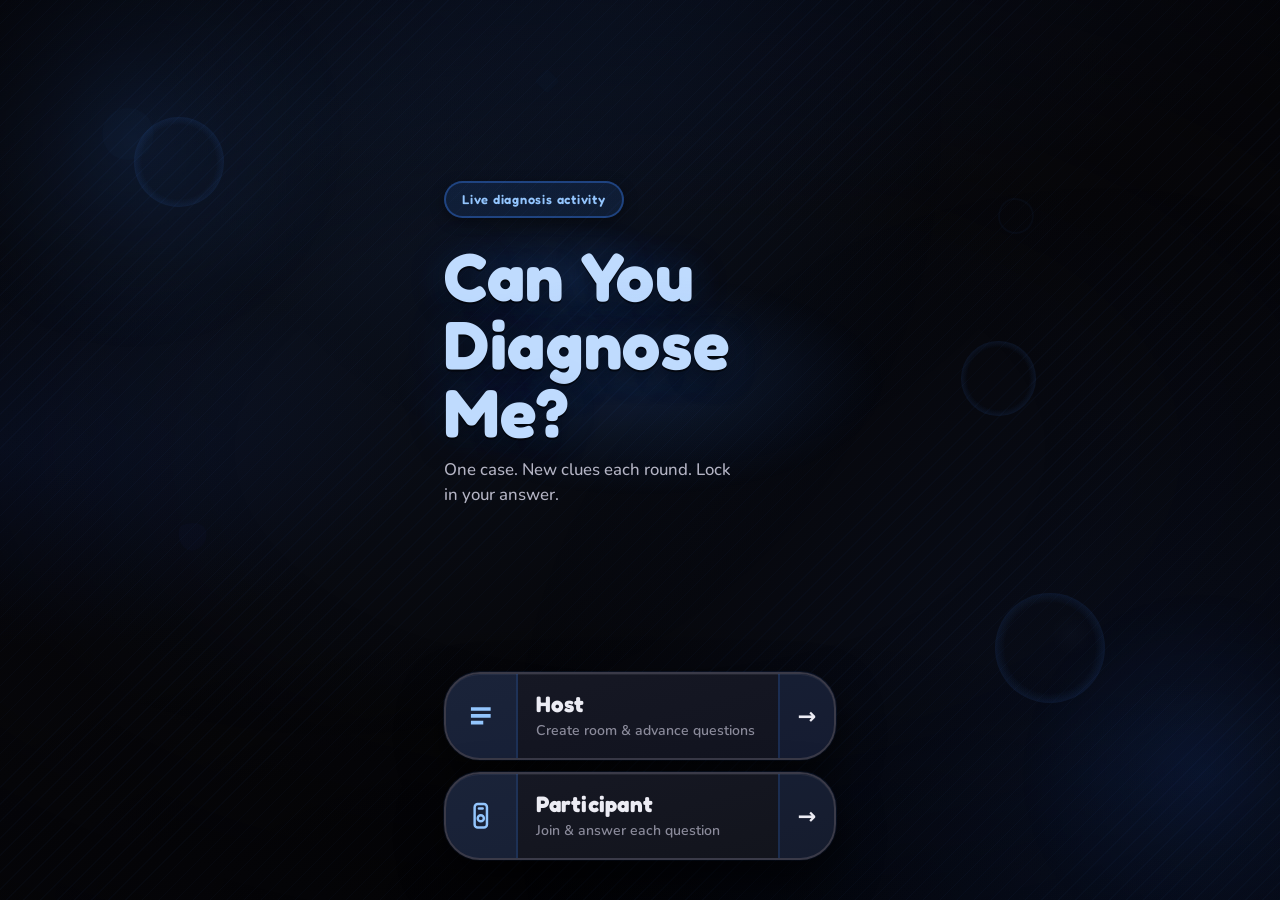
<file: index.html>
<!DOCTYPE html>
<html lang="en">
<head>
  <meta charset="UTF-8">
  <meta name="viewport" content="width=device-width, initial-scale=1.0, viewport-fit=cover">
  <title>Can You Diagnose Me?</title>
  <link rel="stylesheet" href="/css/styles.css">
</head>
<body class="page landing">
  <script src="/js/bg.js"></script>
  <main class="landing-main">
    <div class="landing-top">
      <span class="landing-logo">Live diagnosis activity</span>
      <h1 class="landing-title">
        <span class="landing-title-line"><span class="landing-title-text">Can You</span></span>
        <span class="landing-title-line"><span class="landing-title-text">Diagnose Me?</span></span>
      </h1>
      <p class="subtitle">One case. New clues each round. Lock in your answer.</p>
    </div>
    <nav class="landing-nav">
      <a class="role-card role-card-host" href="/host">
        <span class="role-card-icon" aria-hidden="true">
          <svg viewBox="0 0 24 24" fill="none" xmlns="http://www.w3.org/2000/svg">
            <path d="M4 5h16v3H4V5zm0 5.5h16v3H4v-3zm0 5.5h10v3H4v-3z" fill="currentColor"/>
          </svg>
        </span>
        <span class="role-card-body">
          <span class="role-card-title">Host</span>
          <span class="role-card-desc">Create room &amp; advance questions</span>
        </span>
        <span class="role-card-arrow" aria-hidden="true">→</span>
      </a>
      <a class="role-card role-card-play" href="/client">
        <span class="role-card-icon" aria-hidden="true">
          <svg viewBox="0 0 24 24" fill="none" xmlns="http://www.w3.org/2000/svg">
            <rect x="7" y="2.5" width="10" height="19" rx="2.5" stroke="currentColor" stroke-width="2"/>
            <path d="M10.5 6h3" stroke="currentColor" stroke-width="2" stroke-linecap="round"/>
            <circle cx="12" cy="14" r="2.5" stroke="currentColor" stroke-width="2"/>
          </svg>
        </span>
        <span class="role-card-body">
          <span class="role-card-title">Participant</span>
          <span class="role-card-desc">Join &amp; answer each question</span>
        </span>
        <span class="role-card-arrow" aria-hidden="true">→</span>
      </a>
    </nav>
  </main>
</body>
</html>
</file>
<file: css/styles.css>
@import url('https://fonts.googleapis.com/css2?family=Fredoka:wght@500;600;700&family=Nunito:wght@400;500;600;700&display=swap');

*,
*::before,
*::after {
  box-sizing: border-box;
}

:root {
  --bg: #07070a;
  --bg-raised: #101016;
  --surface: #16161e;
  --surface-hover: #1e1e28;
  --paper: #16161e;
  --paper-dark: #1e1e28;
  --ink: #ececf4;
  --ink-soft: #b4b4c4;
  --muted: #8a8a9a;
  --line: #3a3a48;
  --shadow-color: rgba(0, 0, 0, 0.65);
  --shadow: 0 10px 28px rgba(0, 0, 0, 0.5);
  --shadow-sm: 0 4px 14px rgba(0, 0, 0, 0.4);
  --shadow-lift: 0 14px 32px rgba(0, 0, 0, 0.55);
  --shadow-deep: 0 24px 56px rgba(0, 0, 0, 0.72), 0 8px 20px rgba(0, 0, 0, 0.48);
  --shadow-float: 0 20px 44px rgba(0, 0, 0, 0.62), 0 0 0 1px rgba(59, 130, 246, 0.1);
  --shadow-glow: 0 0 40px rgba(59, 130, 246, 0.12);
  --surface-glass: rgba(16, 16, 24, 0.88);
  --inset-highlight: inset 0 1px 0 rgba(255, 255, 255, 0.06);
  --inset-depth: inset 0 -3px 12px rgba(0, 0, 0, 0.42);
  --accent-light: #93c5fd;
  --accent-lighter: #bfdbfe;
  --accent: #3b82f6;
  --accent-dark: #2563eb;
  --accent-deep: #1d4ed8;
  --accent-deeper: #0a1224;
  --yellow: var(--accent-light);
  --yellow-dark: var(--accent);
  --toxic: #1d4ed8;
  --toxic-dark: #1e3a8a;
  --healthy: var(--accent-light);
  --healthy-dark: #3b82f6;
  --error: #f87171;
  --error-bg: rgba(248, 113, 113, 0.12);
  --success: var(--accent-light);
  --success-bg: rgba(59, 130, 246, 0.14);
  --on-light: var(--ink);
  --radius-sm: 14px;
  --radius: 20px;
  --radius-lg: 28px;
  --radius-xl: 36px;
  --radius-pill: 999px;
  --font-display: 'Fredoka', system-ui, sans-serif;
  --font-body: 'Nunito', system-ui, sans-serif;
  --ease-out: cubic-bezier(0.22, 1, 0.36, 1);
  --ease-bounce: cubic-bezier(0.34, 1.56, 0.64, 1);
  --dur-fast: 0.25s;
  --dur-med: 0.45s;
  --dur-slow: 0.7s;
}

/* ── Keyframes ── */

@keyframes fade-up {
  from {
    opacity: 0;
    transform: translateY(18px);
  }
  to {
    opacity: 1;
    transform: translateY(0);
  }
}

@keyframes fade-in {
  from { opacity: 0; }
  to { opacity: 1; }
}

@keyframes scale-in {
  from {
    opacity: 0;
    transform: scale(0.9);
  }
  to {
    opacity: 1;
    transform: scale(1);
  }
}

@keyframes title-enter {
  0% {
    opacity: 0;
    transform: translate3d(0, 22px, 0);
  }
  100% {
    opacity: 1;
    transform: translate3d(0, 0, 0);
  }
}

@keyframes title-float {
  0%, 100% {
    transform: translate3d(0, 0, 0);
  }
  50% {
    transform: translate3d(0, -5px, 0);
  }
}

@keyframes title-glow-halo {
  0%, 100% {
    opacity: 0.42;
    transform: translate(-50%, -50%) scale(1);
  }
  50% {
    opacity: 0.78;
    transform: translate(-50%, -50%) scale(1.06);
  }
}

@keyframes pebble-rise {
  0% {
    transform: translateY(0) translateX(0) rotate(var(--rot, 0deg));
    opacity: 0;
  }
  8% {
    opacity: var(--peak, 0.38);
  }
  88% {
    opacity: calc(var(--peak, 0.38) * 0.35);
  }
  100% {
    transform: translateY(-108vh) translateX(var(--drift, 16px)) rotate(calc(var(--rot, 0deg) + 38deg));
    opacity: 0;
  }
}

@keyframes shape-float-a {
  0%, 100% {
    transform: translate(0, 0) rotate(0deg);
  }
  25% {
    transform: translate(28px, -36px) rotate(12deg);
  }
  50% {
    transform: translate(-18px, -58px) rotate(-8deg);
  }
  75% {
    transform: translate(34px, -22px) rotate(16deg);
  }
}

@keyframes shape-float-b {
  0%, 100% {
    transform: translate(0, 0) rotate(0deg);
  }
  33% {
    transform: translate(-32px, 24px) rotate(-14deg);
  }
  66% {
    transform: translate(22px, -44px) rotate(10deg);
  }
}

@keyframes shape-float-c {
  0%, 100% {
    transform: translate(0, 0) rotate(0deg) scale(1);
  }
  40% {
    transform: translate(40px, 30px) rotate(20deg) scale(1.08);
  }
  70% {
    transform: translate(-26px, -20px) rotate(-12deg) scale(0.94);
  }
}

@keyframes shape-float-d {
  0%, 100% {
    transform: translate(0, 0) rotate(0deg);
  }
  20% {
    transform: translate(-24px, -32px) rotate(-18deg);
  }
  55% {
    transform: translate(16px, 40px) rotate(8deg);
  }
  85% {
    transform: translate(-36px, 12px) rotate(-6deg);
  }
}

@keyframes bounce-in {
  0% {
    opacity: 0;
    transform: scale(0.88);
  }
  65% {
    transform: scale(1.04);
  }
  100% {
    opacity: 1;
    transform: scale(1);
  }
}

@keyframes float-y {
  0%, 100% { transform: translateY(0); }
  50% { transform: translateY(-5px); }
}

@keyframes glow-pulse {
  0%, 100% {
    box-shadow: var(--shadow-sm);
  }
  50% {
    box-shadow: 0 0 28px rgba(59, 130, 246, 0.22), var(--shadow-sm);
  }
}

@keyframes bg-drift {
  0% { opacity: 0.55; }
  100% { opacity: 0.85; }
}

@keyframes bg-drift-alt {
  0% { opacity: 0.45; }
  50% { opacity: 0.72; }
  100% { opacity: 0.58; }
}

@keyframes bg-orbit-a {
  0%, 100% {
    transform: translate3d(0, 0, 0) scale(1);
  }
  33% {
    transform: translate3d(8vw, 5vh, 0) scale(1.08);
  }
  66% {
    transform: translate3d(3vw, 10vh, 0) scale(0.95);
  }
}

@keyframes bg-orbit-b {
  0%, 100% {
    transform: translate3d(0, 0, 0) scale(1);
  }
  40% {
    transform: translate3d(-6vw, -4vh, 0) scale(1.1);
  }
  70% {
    transform: translate3d(-2vw, -9vh, 0) scale(0.92);
  }
}

@keyframes bg-orbit-c {
  0%, 100% {
    transform: translate(-50%, 0) scale(1);
    opacity: 0.35;
  }
  50% {
    transform: translate(-42%, -6vh) scale(1.15);
    opacity: 0.55;
  }
}

@keyframes bg-mesh-spin {
  from {
    transform: rotate(0deg);
  }
  to {
    transform: rotate(360deg);
  }
}

@keyframes stripe-drift {
  from { background-position: 0 0; }
  to { background-position: 48px 48px; }
}

@keyframes stripe-breathe {
  0%, 100% { opacity: 0.045; }
  50% { opacity: 0.075; }
}

@keyframes bg-glow-pulse {
  0%, 100% { opacity: 0.68; }
  50% { opacity: 0.88; }
}

@keyframes bg-orbit-deep {
  0%, 100% {
    transform: translate(0, 0) scale(1);
  }
  50% {
    transform: translate(-4vw, 3vh) scale(1.1);
  }
}

@keyframes card-shimmer {
  from {
    transform: translateX(-120%) skewX(-12deg);
  }
  to {
    transform: translateX(220%) skewX(-12deg);
  }
}

@keyframes sound-wave {
  0%, 100% {
    opacity: 1;
    transform: scaleX(1);
  }
  50% {
    opacity: 0.3;
    transform: scaleX(0.92);
  }
}

@keyframes tap-bounce {
  0%, 100% {
    transform: translateY(0);
  }
  50% {
    transform: translateY(-3px);
  }
}

@keyframes shake {
  0%, 100% { transform: translateX(0); }
  20%, 60% { transform: translateX(-7px); }
  40%, 80% { transform: translateX(7px); }
}

@keyframes pop {
  0% { transform: scale(1); }
  45% { transform: scale(0.94); }
  100% { transform: scale(1); }
}

@keyframes wiggle {
  0%, 100% { transform: rotate(0deg); }
  25% { transform: rotate(-2deg); }
  75% { transform: rotate(2deg); }
}

@keyframes slide-arrow {
  0%, 100% { transform: translateX(0); }
  50% { transform: translateX(4px); }
}

@keyframes room-code-pop {
  0% {
    opacity: 0;
    transform: scale(0.75);
    letter-spacing: 0.4em;
  }
  100% {
    opacity: 1;
    transform: scale(1);
    letter-spacing: 0.12em;
  }
}

@keyframes bg-ripple-expand {
  0%, 22% {
    transform: scale(0.6);
    opacity: 0;
  }
  38% {
    opacity: 0.08;
  }
  58% {
    opacity: 0.06;
  }
  82% {
    opacity: 0.02;
  }
  100% {
    transform: scale(2.2);
    opacity: 0;
  }
}

@keyframes ripple-ring {
  0% {
    opacity: 0.55;
    transform: scale(0.85);
  }
  100% {
    opacity: 0;
    transform: scale(1.35);
  }
}

@keyframes spin-soft {
  from { transform: rotate(0deg); }
  to { transform: rotate(360deg); }
}

html {
  -webkit-text-size-adjust: 100%;
  text-size-adjust: 100%;
}

html,
body {
  margin: 0;
  min-height: 100%;
  color-scheme: dark;
}

body.page {
  font-family: var(--font-body);
  background:
    radial-gradient(ellipse 100% 50% at 50% 100%, rgba(0, 0, 0, 0.72) 0%, transparent 65%),
    radial-gradient(ellipse 120% 80% at 50% -20%, rgba(37, 99, 235, 0.14) 0%, transparent 55%),
    radial-gradient(ellipse 80% 50% at 100% 100%, rgba(59, 130, 246, 0.08) 0%, transparent 50%),
    radial-gradient(ellipse 60% 40% at 0% 50%, rgba(29, 78, 216, 0.1) 0%, transparent 55%),
    var(--bg);
  color: var(--ink);
  line-height: 1.5;
  -webkit-font-smoothing: antialiased;
  animation: fade-in 0.5s var(--ease-out) both;
}

body.page::before {
  content: '';
  position: fixed;
  inset: -10%;
  pointer-events: none;
  z-index: 0;
  background: radial-gradient(circle at 30% 20%, rgba(59, 130, 246, 0.1) 0%, transparent 45%);
  animation: bg-drift 32s ease-in-out infinite alternate;
}

body.page::after {
  content: '';
  position: fixed;
  inset: -10%;
  pointer-events: none;
  z-index: 0;
  background: radial-gradient(circle at 80% 80%, rgba(37, 99, 235, 0.08) 0%, transparent 40%);
  animation: bg-drift-alt 38s ease-in-out infinite alternate;
}

.page-bg-root {
  position: fixed;
  inset: 0;
  pointer-events: none;
  z-index: 0;
  overflow: hidden;
  contain: strict;
  transform: translateZ(0);
}

.page-bg-root > .page-bg,
.page-bg-root > .page-bg-shapes,
.page-bg-root > .page-bg-pebbles,
.page-bg-root > .page-bg-ripples,
.page-bg-root > .stripes {
  position: absolute;
  inset: 0;
}

.page-bg {
  overflow: hidden;
}

.page-bg::before {
  display: none;
}

.page-bg::after {
  content: '';
  position: absolute;
  inset: 0;
  background:
    radial-gradient(ellipse 90% 70% at 50% 50%, transparent 35%, rgba(4, 4, 8, 0.78) 100%),
    radial-gradient(circle at 50% 0%, rgba(59, 130, 246, 0.04) 0%, transparent 45%);
  pointer-events: none;
}

.page-bg-glow {
  position: absolute;
  border-radius: 50%;
}

.page-bg-glow-1 {
  width: min(55vw, 420px);
  height: min(55vw, 420px);
  top: -8%;
  left: -6%;
  background: radial-gradient(
    circle at center,
    rgba(59, 130, 246, 0.18) 0%,
    rgba(59, 130, 246, 0.08) 32%,
    rgba(59, 130, 246, 0.02) 58%,
    transparent 72%
  );
  animation: bg-orbit-a 44s ease-in-out infinite, bg-glow-pulse 14s ease-in-out infinite;
}

.page-bg-glow-2 {
  width: min(48vw, 360px);
  height: min(48vw, 360px);
  right: -8%;
  bottom: -6%;
  background: radial-gradient(
    circle at center,
    rgba(37, 99, 235, 0.16) 0%,
    rgba(37, 99, 235, 0.07) 32%,
    rgba(37, 99, 235, 0.02) 58%,
    transparent 72%
  );
  animation: bg-orbit-b 48s ease-in-out infinite reverse, bg-glow-pulse 18s ease-in-out infinite reverse;
}

.page-bg-pebbles {
  overflow: hidden;
}

.page-bg-pebbles span {
  --w: 11px;
  --h: 15px;
  position: absolute;
  left: var(--left, 50%);
  bottom: -6%;
  width: var(--w);
  height: var(--h);
  border-radius: var(--shape, 48% 52% 50% 50% / 52% 48% 52% 48%);
  background: linear-gradient(
    155deg,
    rgba(147, 197, 253, 0.28) 0%,
    rgba(59, 130, 246, 0.16) 100%
  );
  opacity: 0;
  animation: pebble-rise var(--dur, 18s) linear infinite;
  animation-delay: var(--delay, 0s);
}

.page-bg-pebbles span:nth-child(1)  { --left: 10%; --w: 9px;  --h: 12px; --dur: 17s; --delay: 0s;   --drift: 14px;  --rot: -18deg; --peak: 0.3;  --shape: 42% 58% 55% 45% / 50% 42% 58% 50%; }
.page-bg-pebbles span:nth-child(2)  { --left: 28%; --w: 14px; --h: 10px; --dur: 21s; --delay: 3s;   --drift: -20px; --rot: 24deg;  --peak: 0.36; --shape: 55% 45% 48% 52% / 45% 55% 45% 55%; }
.page-bg-pebbles span:nth-child(3)  { --left: 48%; --w: 8px;  --h: 11px; --dur: 15s; --delay: 6s;   --drift: 10px;  --rot: -8deg;  --peak: 0.26; --shape: 50% 50% 42% 58% / 58% 42% 50% 50%; }
.page-bg-pebbles span:nth-child(4)  { --left: 68%; --w: 12px; --h: 16px; --dur: 19s; --delay: 2s;   --drift: -12px; --rot: 32deg;  --peak: 0.32; --shape: 46% 54% 52% 48% / 48% 52% 46% 54%; }
.page-bg-pebbles span:nth-child(5)  { --left: 82%; --w: 10px; --h: 13px; --dur: 22s; --delay: 8s;   --drift: 18px;  --rot: -28deg; --peak: 0.3;  --shape: 52% 48% 45% 55% / 55% 45% 52% 48%; }
.page-bg-pebbles span:nth-child(6)  { --left: 36%; --w: 7px;  --h: 10px; --dur: 23s; --delay: 11s;  --drift: 8px;   --rot: -14deg; --peak: 0.24; --shape: 50% 50% 54% 46% / 46% 54% 50% 50%; }

.page-bg-shapes {
  overflow: hidden;
}

.page-bg-shapes span {
  position: absolute;
  top: var(--top, 50%);
  left: var(--left, 50%);
  width: var(--size, 40px);
  height: var(--size, 40px);
  opacity: var(--opacity, 0.12);
  animation: var(--anim, shape-float-a) var(--dur, 26s) ease-in-out infinite;
  animation-delay: var(--delay, 0s);
}

.page-bg-shapes span:nth-child(1) {
  --top: 12%; --left: 8%; --size: 52px; --opacity: 0.1;
  --anim: shape-float-a; --dur: 28s; --delay: 0s;
  border-radius: 50%;
  background: rgba(59, 130, 246, 0.18);
}

.page-bg-shapes span:nth-child(2) {
  --top: 22%; --left: 78%; --size: 36px; --opacity: 0.14;
  --anim: shape-float-b; --dur: 22s; --delay: -4s;
  border-radius: 45% 55% 50% 50% / 52% 48% 52% 48%;
  border: 2px solid rgba(59, 130, 246, 0.28);
  background: transparent;
}

.page-bg-shapes span:nth-child(3) {
  --top: 58%; --left: 14%; --size: 28px; --opacity: 0.11;
  --anim: shape-float-c; --dur: 32s; --delay: -8s;
  border-radius: 30% 70% 60% 40% / 50% 45% 55% 50%;
  background: rgba(37, 99, 235, 0.2);
  transform: rotate(-20deg);
}

.page-bg-shapes span:nth-child(4) {
  --top: 68%; --left: 82%; --size: 44px; --opacity: 0.09;
  --anim: shape-float-d; --dur: 30s; --delay: -2s;
  border-radius: 50%;
  background: radial-gradient(circle, rgba(147, 197, 253, 0.22) 0%, transparent 70%);
}

.page-bg-shapes span:nth-child(5) {
  --top: 38%; --left: 52%; --size: 22px; --opacity: 0.15;
  --anim: shape-float-b; --dur: 24s; --delay: -12s;
  clip-path: polygon(50% 0%, 100% 50%, 50% 100%, 0% 50%);
  background: rgba(59, 130, 246, 0.16);
}

.page-bg-shapes span:nth-child(6) {
  --top: 8%; --left: 42%; --size: 18px; --opacity: 0.13;
  --anim: shape-float-a; --dur: 20s; --delay: -6s;
  border-radius: 4px;
  transform: rotate(45deg);
  background: rgba(59, 130, 246, 0.16);
}

.page-bg-ripples {
  overflow: hidden;
  opacity: 0;
  animation: fade-in 2.5s var(--ease-out) 0.4s forwards;
}

.bg-ripple-group {
  position: absolute;
  top: var(--top, 50%);
  left: var(--left, 50%);
  width: 0;
  height: 0;
}

.bg-ripple-group span {
  position: absolute;
  width: var(--size, 100px);
  height: var(--size, 100px);
  left: calc(var(--size, 100px) / -2);
  top: calc(var(--size, 100px) / -2);
  border: none;
  border-radius: 50%;
  background: radial-gradient(
    circle,
    transparent 58%,
    rgba(59, 130, 246, 0.04) 68%,
    rgba(59, 130, 246, 0.08) 76%,
    transparent 84%
  );
  animation: bg-ripple-expand var(--dur, 7s) cubic-bezier(0.22, 0.61, 0.36, 1) infinite;
  animation-delay: var(--delay, 0s);
}

.bg-ripple-group:nth-child(1) {
  --top: 18%;
  --left: 14%;
  --size: 90px;
  --dur: 8s;
}

.bg-ripple-group:nth-child(1) span:nth-child(1) { --delay: -6s; }
.bg-ripple-group:nth-child(1) span:nth-child(2) { --delay: -2s; }

.bg-ripple-group:nth-child(2) {
  --top: 72%;
  --left: 82%;
  --size: 110px;
  --dur: 9s;
}

.bg-ripple-group:nth-child(2) span:nth-child(1) { --delay: -7.5s; }
.bg-ripple-group:nth-child(2) span:nth-child(2) { --delay: -3s; }

.bg-ripple-group:nth-child(3) {
  --top: 42%;
  --left: 78%;
  --size: 75px;
  --dur: 7.5s;
}

.bg-ripple-group:nth-child(3) span:nth-child(1) { --delay: -5s; }
.bg-ripple-group:nth-child(3) span:nth-child(2) { --delay: -1.5s; }

.page-bg-root--lite .page-bg-glow-1 {
  width: min(75vw, 300px);
  height: min(75vw, 300px);
  top: -12%;
  left: -10%;
  opacity: 0.32;
  background: radial-gradient(
    circle at center,
    rgba(59, 130, 246, 0.18) 0%,
    rgba(59, 130, 246, 0.06) 38%,
    transparent 72%
  );
  animation: none;
}

.page-bg-root--lite .stripes::after {
  display: none;
}

.hidden {
  display: none !important;
}

/* ── Decorative stripes (replaces glow ambient) ── */

.stripes {
  opacity: 0.025;
  background: repeating-linear-gradient(
    -45deg,
    var(--line),
    var(--line) 1px,
    transparent 1px,
    transparent 12px
  );
  background-size: 24px 24px;
}

.stripes::after {
  display: none;
}

.landing .stripes {
  opacity: 0.03;
  background: repeating-linear-gradient(
    -45deg,
    var(--accent),
    var(--accent) 1px,
    transparent 1px,
    transparent 12px
  );
}

.host-page .stripes {
  opacity: 0.025;
}

.play-page .stripes {
  opacity: 0.025;
}

/* ── Layout ── */

.landing-main {
  position: relative;
  z-index: 1;
  min-height: 100dvh;
  max-width: 440px;
  margin: 0 auto;
  padding: 2rem 1.25rem 2.5rem;
  display: flex;
  flex-direction: column;
}

.host-main {
  position: relative;
  z-index: 1;
  max-width: 460px;
  margin: 0 auto;
  padding: 1.25rem 1.25rem 2.5rem;
}

.host-main.host-live {
  max-width: 920px;
}

.card-room {
  padding: 1.25rem;
}

.room-layout {
  display: grid;
  grid-template-columns: minmax(0, 1fr) minmax(280px, 360px);
  gap: 1.5rem;
  align-items: center;
}

.room-panel-left {
  min-width: 0;
  display: flex;
  flex-direction: column;
  justify-content: center;
}

.room-panel-qr {
  display: flex;
  flex-direction: column;
  align-items: center;
  justify-content: center;
  width: 100%;
}

.qr-label {
  text-align: center;
  width: 100%;
  margin: 0 0 0.65rem;
  font-size: 0.85rem;
}

.session-controls {
  display: flex;
  flex-direction: column;
  gap: 0.65rem;
}

.btn-end {
  background: transparent;
  color: var(--accent-light);
  border-color: var(--accent-dark);
}

.btn-end:hover {
  background: rgba(37, 99, 235, 0.12);
}

.qr-block-large {
  margin: 0;
  padding: 1.1rem;
  width: min(100%, 320px);
  box-sizing: border-box;
}

.qr-block-large img {
  width: min(100%, 320px);
  height: auto;
  aspect-ratio: 1;
}

.btn-qr-download {
  width: min(100%, 320px);
  margin-top: 0.75rem;
  padding: 0.75rem 1.25rem;
  font-size: 0.95rem;
  background: rgba(16, 16, 24, 0.92);
  color: var(--accent-light);
  border-color: rgba(59, 130, 246, 0.35);
}

.qr-actions {
  display: flex;
  gap: 0.5rem;
  width: min(100%, 320px);
  margin-top: 0.75rem;
}

.qr-actions .btn-qr-download {
  flex: 1;
  min-width: 0;
  margin-top: 0;
}

.btn-qr-download:hover {
  background: rgba(28, 28, 38, 0.96);
  color: var(--accent-lighter);
}

.btn-qr-download:disabled {
  opacity: 0.65;
  cursor: wait;
  transform: none;
}

.qr-zoom-overlay {
  position: fixed;
  inset: 0;
  z-index: 100;
  display: flex;
  align-items: center;
  justify-content: center;
  padding: max(1rem, env(safe-area-inset-top, 0px))
    max(1rem, env(safe-area-inset-right, 0px))
    max(1rem, env(safe-area-inset-bottom, 0px))
    max(1rem, env(safe-area-inset-left, 0px));
  background: rgba(7, 7, 10, 0.94);
  backdrop-filter: blur(14px);
  -webkit-backdrop-filter: blur(14px);
  animation: fade-in var(--dur-med) var(--ease-out) both;
}

body.qr-zoom-open {
  overflow: hidden;
}

.qr-zoom-card {
  position: relative;
  width: min(100%, 920px);
  padding: 1.5rem 1.35rem 1.35rem;
  border: 2px solid rgba(59, 130, 246, 0.4);
  border-radius: var(--radius-xl);
  background: var(--surface-glass);
  backdrop-filter: blur(14px);
  -webkit-backdrop-filter: blur(14px);
  box-shadow: var(--shadow-deep), var(--shadow-glow), var(--inset-highlight);
  animation: scale-in var(--dur-med) var(--ease-out) both;
}

.qr-zoom-close {
  position: absolute;
  top: 0.75rem;
  right: 0.75rem;
  z-index: 1;
  display: flex;
  align-items: center;
  justify-content: center;
  width: 2.5rem;
  height: 2.5rem;
  border: 2px solid rgba(59, 130, 246, 0.45);
  border-radius: var(--radius-pill);
  background: rgba(10, 10, 14, 0.78);
  color: var(--accent-light);
  font-size: 1.6rem;
  line-height: 1;
  cursor: pointer;
  transition: transform 0.12s ease, background 0.12s ease;
}

.qr-zoom-close:hover {
  transform: scale(1.05);
  background: rgba(22, 22, 30, 0.95);
  color: var(--accent-lighter);
}

.qr-zoom-layout {
  display: flex;
  flex-direction: row;
  align-items: stretch;
  justify-content: center;
  gap: 1.25rem;
}

.qr-zoom-qr {
  flex: 0 1 auto;
  padding: 1rem;
  border: 2px solid rgba(59, 130, 246, 0.45);
  border-radius: var(--radius-xl);
  background: linear-gradient(180deg, #ffffff 0%, #f4f8ff 100%);
  box-shadow: var(--shadow-deep), inset 0 1px 0 rgba(255, 255, 255, 0.9);
}

.qr-zoom-qr img {
  display: block;
  width: min(56vw, 560px);
  height: auto;
  aspect-ratio: 1;
  border-radius: var(--radius-sm);
}

.qr-zoom-code-panel {
  display: flex;
  flex-direction: column;
  align-items: center;
  justify-content: center;
  flex: 0 0 auto;
  min-width: 4.5rem;
  padding: 1rem 0.85rem;
  border: 2px solid rgba(59, 130, 246, 0.35);
  border-radius: var(--radius-xl);
  background: linear-gradient(165deg, #141824 0%, #101420 55%, #0c1018 100%);
  box-shadow: var(--shadow-deep), inset 0 2px 0 rgba(255, 255, 255, 0.06);
  text-align: center;
  color: var(--accent-lighter);
}

.qr-zoom-code-panel .label {
  margin: 0 0 0.85rem;
  color: var(--muted);
}

.qr-zoom-room-code {
  display: flex;
  flex-direction: column;
  align-items: center;
  justify-content: center;
  gap: 0.18em;
  margin: 0;
}

.qr-zoom-letter {
  display: block;
  font-family: var(--font-display);
  font-size: clamp(2.35rem, 5.5vw, 3.75rem);
  font-weight: 700;
  line-height: 1;
  letter-spacing: 0;
  text-shadow: 0 2px 0 rgba(0, 0, 0, 0.35), 0 6px 16px rgba(0, 0, 0, 0.45);
}

.qr-zoom-hint {
  margin: 0.85rem 0 0;
  max-width: 10ch;
  font-size: 0.72rem;
  font-weight: 700;
  line-height: 1.35;
  color: var(--muted);
}

/* ── Landing hero ── */

.landing-top {
  flex: 1;
  display: flex;
  flex-direction: column;
  justify-content: center;
  padding: 1rem 0 2rem;
}

.landing-logo {
  display: inline-block;
  width: fit-content;
  margin-bottom: 1.5rem;
  padding: 0.45rem 1rem;
  background: rgba(59, 130, 246, 0.12);
  border: 2px solid rgba(59, 130, 246, 0.38);
  border-radius: var(--radius-pill);
  box-shadow: var(--shadow-sm);
  font-family: var(--font-display);
  font-size: 0.8rem;
  font-weight: 600;
  letter-spacing: 0.06em;
  text-transform: none;
  color: var(--accent-light);
  animation: fade-up var(--dur-med) var(--ease-out) 0.1s both;
}

.landing-title {
  margin: 0 0 0.75rem;
  font-family: var(--font-display);
  font-size: clamp(3rem, 14vw, 4.25rem);
  font-weight: 700;
  line-height: 1;
  letter-spacing: 0.01em;
  text-transform: none;
}

.landing-title-line {
  display: block;
  transform: translate3d(0, 0, 0);
  backface-visibility: hidden;
  animation: title-float 4.5s ease-in-out infinite;
}

.landing-title-text {
  display: inline-block;
  position: relative;
  color: var(--accent-lighter);
  text-shadow:
    0 2px 0 rgba(0, 0, 0, 0.55),
    0 8px 24px rgba(0, 0, 0, 0.55),
    0 0 40px rgba(59, 130, 246, 0.18);
  animation: title-enter 1.15s var(--ease-out) both;
}

.landing-title-text::before {
  content: '';
  position: absolute;
  left: 50%;
  top: 55%;
  width: 130%;
  height: 170%;
  transform: translate(-50%, -50%);
  background: radial-gradient(ellipse at center, rgba(59, 130, 246, 0.28) 0%, transparent 68%);
  z-index: -1;
  pointer-events: none;
  opacity: 0.5;
  animation: title-glow-halo 5s ease-in-out infinite;
}

.landing-title-line:nth-child(1) {
  animation-delay: 1.2s;
}

.landing-title-line:nth-child(1) .landing-title-text {
  animation-delay: 0.15s;
}

.landing-title-line:nth-child(1) .landing-title-text::before {
  animation-delay: 1.2s;
}

.landing-title-line:nth-child(2) {
  animation-delay: 1.4s;
}

.landing-title-line:nth-child(2) .landing-title-text {
  animation-delay: 0.35s;
}

.landing-title-line:nth-child(2) .landing-title-text::before {
  animation-delay: 1.4s;
}

.landing-main .subtitle {
  margin: 0;
  max-width: 30ch;
  font-size: 1.05rem;
  font-weight: 500;
  color: var(--ink-soft);
  line-height: 1.45;
  animation: fade-up var(--dur-med) var(--ease-out) 0.35s both;
}

.landing-nav {
  display: flex;
  flex-direction: column;
  gap: 0.75rem;
}

.landing-nav .role-card:nth-child(1) {
  animation: fade-up var(--dur-med) var(--ease-out) 0.45s both;
}

.landing-nav .role-card:nth-child(2) {
  animation: fade-up var(--dur-med) var(--ease-out) 0.58s both;
}

/* Role cards → big poster panels */
.role-card {
  position: relative;
  display: flex;
  align-items: stretch;
  min-height: 5.5rem;
  border: 2px solid var(--line);
  border-radius: var(--radius-xl);
  box-shadow: var(--shadow-float), var(--inset-highlight);
  text-decoration: none;
  color: var(--ink);
  overflow: hidden;
  transition: transform 0.15s ease, box-shadow 0.15s ease;
}

.role-card::after {
  content: '';
  position: absolute;
  inset: 0;
  background: linear-gradient(
    105deg,
    transparent 35%,
    rgba(255, 255, 255, 0.28) 50%,
    transparent 65%
  );
  transform: translateX(-120%) skewX(-12deg);
  pointer-events: none;
}

.role-card:hover::after {
  animation: card-shimmer 0.75s ease;
}

.role-card:hover {
  transform: translateY(-4px);
  box-shadow: var(--shadow-deep), var(--shadow-glow), var(--inset-highlight);
}

.role-card:active {
  transform: translateY(1px);
  box-shadow: var(--shadow-sm);
}

.role-card-host {
  background: linear-gradient(165deg, #161824 0%, #121420 100%);
  color: var(--ink);
}

.role-card-play {
  background: linear-gradient(165deg, #161824 0%, #12141c 100%);
  color: var(--ink);
}

.role-card:hover .role-card-arrow {
  animation: slide-arrow 0.8s ease-in-out infinite;
}

.role-card-icon {
  display: flex;
  align-items: center;
  justify-content: center;
  width: 4.5rem;
  flex-shrink: 0;
  border-right: 2px solid rgba(59, 130, 246, 0.16);
  background: rgba(59, 130, 246, 0.1);
  color: var(--accent-light);
  transition: transform 0.25s var(--ease-bounce);
}

.role-card-icon svg {
  width: 1.85rem;
  height: 1.85rem;
  display: block;
}

.role-card-host .role-card-icon svg path:nth-child(2),
.role-card-host .role-card-icon svg path:nth-child(3) {
  transform-origin: left center;
  animation: sound-wave 1.4s ease-in-out infinite;
}

.role-card-host .role-card-icon svg path:nth-child(3) {
  animation-delay: 0.2s;
}

.role-card-play .role-card-icon svg circle:nth-of-type(1),
.role-card-play .role-card-icon svg circle:nth-of-type(2) {
  transform-origin: center;
  animation: tap-bounce 1.6s ease-in-out infinite;
}

.role-card-play .role-card-icon svg circle:nth-of-type(2) {
  animation-delay: 0.25s;
}

.role-card:hover .role-card-icon {
  transform: scale(1.08) rotate(-4deg);
}

.role-card-body {
  flex: 1;
  display: flex;
  flex-direction: column;
  justify-content: center;
  padding: 1rem 1.1rem;
  text-align: left;
}

.role-card-title {
  display: block;
  font-family: var(--font-display);
  font-size: 1.4rem;
  font-weight: 700;
  letter-spacing: 0.01em;
  text-transform: none;
  line-height: 1.15;
}

.role-card-desc {
  display: block;
  margin-top: 0.25rem;
  font-size: 0.88rem;
  font-weight: 600;
  color: var(--muted);
}

.role-card-arrow {
  display: flex;
  align-items: center;
  padding: 0 1.1rem;
  border-left: 2px solid rgba(59, 130, 246, 0.16);
  background: rgba(59, 130, 246, 0.08);
  font-family: var(--font-display);
  font-size: 1.4rem;
  font-weight: 600;
  color: inherit;
}

/* ── Shared header ── */

.page-header {
  margin-bottom: 1.5rem;
  animation: fade-up var(--dur-med) var(--ease-out) 0.08s both;
}

.host-main #setup-section,
.play-page #join-section:not(.hidden) {
  animation: fade-up var(--dur-med) var(--ease-out) 0.18s both;
}

.animate-in {
  animation: scale-in var(--dur-med) var(--ease-bounce) both;
}

.animate-in .room-code {
  animation: room-code-pop 0.65s var(--ease-bounce) 0.15s both;
}

.animate-in .qr-block {
  animation: bounce-in var(--dur-slow) var(--ease-bounce) 0.25s both;
}

.animate-in .join-url {
  animation: fade-up var(--dur-med) var(--ease-out) 0.2s both;
}

#vote-section.animate-in .vote-btn.toxic {
  animation: fade-up var(--dur-med) var(--ease-out) 0.1s both;
}

#vote-section.animate-in .vote-btn.healthy {
  animation: fade-up var(--dur-med) var(--ease-out) 0.22s both;
}

.error-message.animate-shake {
  animation: shake 0.45s ease both;
}

#create-room-btn:disabled {
  animation: glow-pulse 1.2s ease-in-out infinite;
  opacity: 0.85;
}

.back-link {
  display: inline-flex;
  align-items: center;
  margin-bottom: 1rem;
  padding: 0.45rem 0.9rem;
  border: 2px solid var(--line);
  border-radius: var(--radius-pill);
  background: var(--surface);
  box-shadow: var(--shadow-sm);
  color: var(--ink);
  font-size: 0.85rem;
  font-weight: 700;
  text-decoration: none;
  transition: transform 0.15s ease, box-shadow 0.15s ease;
}

.back-link:hover {
  transform: translateY(-2px);
  box-shadow: var(--shadow);
}

.page-badge {
  display: inline-block;
  margin-bottom: 0.65rem;
  padding: 0.35rem 0.85rem;
  border: 2px solid rgba(59, 130, 246, 0.38);
  border-radius: var(--radius-pill);
  background: rgba(59, 130, 246, 0.14);
  color: var(--accent-light);
  font-family: var(--font-display);
  font-size: 0.75rem;
  font-weight: 600;
  letter-spacing: 0.04em;
  text-transform: none;
}

.page-badge.badge-play {
  background: rgba(59, 130, 246, 0.1);
  color: var(--accent-lighter);
}

.page-header h1 {
  margin: 0 0 0.4rem;
  font-family: var(--font-display);
  font-size: clamp(1.85rem, 7vw, 2.35rem);
  font-weight: 700;
  letter-spacing: 0.01em;
  text-transform: none;
  line-height: 1.1;
  color: var(--accent-lighter);
  text-shadow: 0 4px 16px rgba(0, 0, 0, 0.35);
}

.subtitle {
  margin: 0;
  font-size: 0.95rem;
  font-weight: 500;
  color: var(--muted);
  line-height: 1.45;
}

/* ── Cards ── */

.card {
  position: relative;
  background: var(--surface-glass);
  backdrop-filter: blur(14px);
  -webkit-backdrop-filter: blur(14px);
  border: 2px solid rgba(59, 130, 246, 0.22);
  border-radius: var(--radius-xl);
  box-shadow: var(--shadow-float), var(--inset-highlight);
  padding: 1.35rem;
  margin-bottom: 1rem;
  overflow: hidden;
}

.card::before {
  content: '';
  position: absolute;
  inset: 0;
  border-radius: inherit;
  background: linear-gradient(
    155deg,
    rgba(255, 255, 255, 0.07) 0%,
    transparent 42%,
    rgba(0, 0, 0, 0.12) 100%
  );
  pointer-events: none;
}

.card > * {
  position: relative;
  z-index: 1;
}

.card-title {
  margin: 0 0 1.15rem;
  padding-bottom: 0.75rem;
  border-bottom: 2px dashed rgba(59, 130, 246, 0.25);
  font-family: var(--font-display);
  font-size: 1.15rem;
  font-weight: 600;
  text-transform: none;
  letter-spacing: 0.02em;
}

/* ── Buttons ── */

.btn {
  display: inline-flex;
  align-items: center;
  justify-content: center;
  border: 2px solid var(--line);
  border-radius: var(--radius-pill);
  box-shadow: var(--shadow-sm), var(--inset-highlight);
  padding: 0.9rem 1.5rem;
  font-family: var(--font-display);
  font-size: 1.05rem;
  font-weight: 600;
  letter-spacing: 0.02em;
  text-transform: none;
  text-decoration: none;
  cursor: pointer;
  transition: transform 0.12s ease, box-shadow 0.12s ease;
}

.btn:hover {
  transform: translateY(-3px);
  box-shadow: var(--shadow-deep), var(--inset-highlight);
}

.btn:active {
  transform: translateY(1px);
  box-shadow: var(--inset-depth), 0 2px 8px rgba(0, 0, 0, 0.3);
}

.btn-lg {
  width: 100%;
  padding: 1rem 1.25rem;
  font-size: 1.05rem;
}

.btn-host,
.btn-primary {
  background: linear-gradient(180deg, #1a2a4a 0%, #121c32 100%);
  color: var(--accent-lighter);
  border-color: rgba(59, 130, 246, 0.45);
}

.btn-play {
  background: linear-gradient(180deg, #1c2a42 0%, #161e2c 100%);
  color: var(--accent-lighter);
  border-color: rgba(59, 130, 246, 0.35);
}

.btn-success {
  background: linear-gradient(180deg, #1c2e4a 0%, #142032 100%);
  color: var(--accent-lighter);
  border-color: rgba(59, 130, 246, 0.45);
}

.btn-secondary {
  background: rgba(255, 255, 255, 0.04);
  color: var(--ink);
  border-color: rgba(59, 130, 246, 0.28);
}

.btn-secondary:hover {
  background: rgba(255, 255, 255, 0.08);
  color: var(--accent-lighter);
}

.btn:disabled {
  opacity: 0.45;
  cursor: not-allowed;
  transform: none;
  box-shadow: var(--shadow-sm);
}

/* ── Forms ── */

.label {
  display: block;
  margin-bottom: 0.35rem;
  font-family: var(--font-display);
  font-size: 0.78rem;
  font-weight: 600;
  letter-spacing: 0.04em;
  text-transform: none;
  color: var(--muted);
}

.host-field {
  margin-bottom: 1.1rem;
  text-align: left;
}

.host-field label {
  display: block;
  margin-bottom: 0.35rem;
  font-family: var(--font-display);
  font-size: 0.78rem;
  font-weight: 600;
  letter-spacing: 0.04em;
  color: var(--muted);
}

.host-field input,
.play-page #room-input {
  width: 100%;
  padding: 0.95rem 1.15rem;
  border: 2px solid var(--line);
  border-radius: var(--radius-lg);
  font-family: var(--font-body);
  font-size: 1rem;
  font-weight: 600;
  transition: background 0.12s ease, box-shadow 0.12s ease;
}

.host-field input {
  background: rgba(255, 255, 255, 0.04);
  border-color: rgba(59, 130, 246, 0.32);
  color: var(--accent-lighter);
  box-shadow: inset 0 2px 8px rgba(0, 0, 0, 0.35);
}

.host-field input::placeholder {
  color: rgba(138, 138, 154, 0.7);
  font-weight: 600;
}

.host-field input:focus {
  outline: none;
  background: rgba(59, 130, 246, 0.08);
  border-color: var(--accent);
  box-shadow:
    0 0 0 3px rgba(59, 130, 246, 0.2),
    0 0 28px rgba(59, 130, 246, 0.1),
    inset 0 2px 8px rgba(0, 0, 0, 0.28);
}

.host-field input.input-invalid {
  border-color: var(--accent);
  box-shadow:
    0 0 0 3px rgba(248, 113, 113, 0.28),
    0 0 20px rgba(59, 130, 246, 0.15);
  animation: shake 0.45s ease;
}

.host-field .field-error {
  margin-top: 0.5rem;
}

.hint-text {
  margin: 0.5rem 0 0;
  padding: 0.75rem 0.9rem;
  border: 2px dashed rgba(59, 130, 246, 0.4);
  border-radius: var(--radius);
  background: var(--bg);
  color: var(--ink-soft);
  font-size: 0.85rem;
  line-height: 1.45;
}

.hint-text strong {
  color: var(--accent-light);
  font-weight: 700;
}

/* ── Host room ── */

.room-code-block {
  margin: 0;
  padding: 1.35rem 1rem;
  border: 2px solid rgba(59, 130, 246, 0.32);
  border-radius: var(--radius-xl);
  background: linear-gradient(165deg, #161824 0%, #121420 55%, #101418 100%);
  box-shadow:
    var(--shadow-deep),
    inset 0 2px 0 rgba(255, 255, 255, 0.06),
    inset 0 -4px 12px rgba(0, 0, 0, 0.35);
  text-align: center;
  color: var(--accent-lighter);
}

.room-code {
  display: block;
  margin-top: 0.25rem;
  font-family: var(--font-display);
  font-size: clamp(2.5rem, 12vw, 3.5rem);
  font-weight: 700;
  letter-spacing: 0.12em;
  line-height: 1;
  color: var(--accent-lighter);
  text-shadow: 0 2px 0 rgba(0, 0, 0, 0.4), 0 6px 16px rgba(0, 0, 0, 0.45);
}

.room-code-block .label {
  color: var(--muted);
}

.player-count-block {
  margin: 0.85rem 0 0;
  padding: 0.85rem 1rem;
  border: 2px solid rgba(59, 130, 246, 0.35);
  border-radius: var(--radius-lg);
  background: rgba(7, 7, 10, 0.55);
  text-align: center;
}

.player-count-block .label {
  display: block;
  font-size: 0.75rem;
  font-weight: 700;
  letter-spacing: 0.08em;
  text-transform: uppercase;
  color: var(--muted);
}

.player-count {
  display: block;
  margin-top: 0.2rem;
  font-family: var(--font-display);
  font-size: clamp(2rem, 10vw, 2.75rem);
  font-weight: 700;
  line-height: 1;
  color: var(--accent-light);
  transition: transform 0.2s var(--ease-out), color 0.2s ease;
}

.player-count[data-count]:not([data-count='0']) {
  color: var(--accent-lighter);
}

.animate-in .player-count-block {
  animation: fade-up var(--dur-med) var(--ease-out) 0.22s both;
}

.join-info {
  margin-bottom: 1.15rem;
}

.join-url {
  display: block;
  padding: 0.75rem 1rem;
  border: 2px solid var(--line);
  border-radius: var(--radius-lg);
  background: var(--bg);
  word-break: break-all;
  color: var(--accent-light);
  font-size: 0.85rem;
  font-weight: 700;
  text-decoration: underline;
  text-underline-offset: 3px;
}

.join-url:hover {
  background: var(--bg-raised);
}

.qr-block {
  display: flex;
  justify-content: center;
  margin: 1.15rem 0;
  padding: 1rem;
  border: 2px solid rgba(59, 130, 246, 0.45);
  border-radius: var(--radius-xl);
  background: linear-gradient(180deg, #ffffff 0%, #f4f8ff 100%);
  box-shadow:
    var(--shadow-deep),
    var(--shadow-glow),
    inset 0 1px 0 rgba(255, 255, 255, 0.9);
}

.qr-block img {
  display: block;
  border-radius: var(--radius-sm);
}

.session-divider {
  height: 4px;
  margin: 1rem 0;
  border-radius: var(--radius-pill);
  background: linear-gradient(90deg, var(--accent-dark), var(--accent-light), var(--accent-dark));
}

.status-text {
  margin: 0.65rem 0 0;
  padding: 0.7rem 0.9rem;
  border: 2px solid var(--line);
  border-radius: var(--radius-lg);
  background: rgba(7, 7, 10, 0.62);
  backdrop-filter: blur(8px);
  -webkit-backdrop-filter: blur(8px);
  box-shadow: var(--inset-depth), 0 4px 12px rgba(0, 0, 0, 0.25);
  font-size: 0.9rem;
  font-weight: 700;
  text-align: center;
  color: var(--muted);
}

.status-text.ready {
  background: var(--success-bg);
  border-color: var(--accent);
  color: var(--accent-light);
  animation: bounce-in 0.55s var(--ease-bounce) both, glow-pulse 2.5s ease-in-out 0.6s infinite;
}

.error-message {
  position: relative;
  z-index: 1;
  margin: 0.75rem 0 0;
  padding: 0.85rem 1.1rem;
  border: 2px solid var(--error);
  border-radius: var(--radius-lg);
  background: var(--error-bg);
  color: var(--error);
  font-size: 0.9rem;
  font-weight: 700;
  text-align: center;
}

/* ── Player ── */

.play-page {
  --play-max-width: 420px;
  --play-gutter: 1rem;
  --vote-feedback-height: 3.5rem;
  background: transparent;
}

.play-main {
  position: relative;
  z-index: 1;
  min-height: 100dvh;
  display: flex;
  flex-direction: column;
}

.waiting-section {
  flex: 1;
  display: flex;
  align-items: center;
  justify-content: center;
  padding: 1.25rem var(--play-gutter);
  box-sizing: border-box;
}

.waiting-card {
  width: min(100%, var(--play-max-width));
  text-align: center;
  margin: 0 auto;
  box-shadow: var(--shadow-float), var(--inset-highlight);
}

.waiting-title {
  margin: 0 0 0.5rem;
  font-family: var(--font-display);
  font-size: 1.35rem;
  font-weight: 700;
  color: var(--accent-lighter);
}

.waiting-message {
  margin: 0 0 0.75rem;
  font-size: 0.95rem;
  font-weight: 600;
  color: var(--ink-soft);
  line-height: 1.45;
}

.waiting-room-code {
  margin: 0;
  font-family: var(--font-display);
  font-size: 1.1rem;
  font-weight: 700;
  letter-spacing: 0.12em;
  color: var(--accent-light);
}

.play-page #join-section {
  max-width: var(--play-max-width);
  margin: auto;
  padding: 1.25rem var(--play-gutter);
  width: 100%;
  box-sizing: border-box;
}

.play-page #join-form {
  display: flex;
  flex-direction: column;
  gap: 0.85rem;
}

.play-page #room-input {
  font-family: var(--font-display);
  font-size: 1.5rem;
  font-weight: 700;
  letter-spacing: 0.12em;
  text-transform: none;
  text-align: center;
  background: rgba(255, 255, 255, 0.04);
  border-color: rgba(59, 130, 246, 0.32);
  color: var(--accent-lighter);
  box-shadow: inset 0 2px 8px rgba(0, 0, 0, 0.35);
}

.play-page #room-input::placeholder {
  color: rgba(138, 138, 154, 0.7);
  font-weight: 600;
}

.play-page #room-input:focus {
  outline: none;
  background: rgba(59, 130, 246, 0.08);
  border-color: var(--accent);
  box-shadow:
    0 0 0 3px rgba(59, 130, 246, 0.2),
    0 0 28px rgba(59, 130, 246, 0.1),
    inset 0 2px 8px rgba(0, 0, 0, 0.28);
}

.play-page #room-input.input-invalid {
  border-color: var(--accent);
  box-shadow:
    0 0 0 3px rgba(248, 113, 113, 0.28),
    0 0 20px rgba(59, 130, 246, 0.15);
  animation: shake 0.45s ease;
}

.field-error {
  margin: -0.35rem 0 0;
  padding: 0.65rem 0.9rem;
  border: 2px solid rgba(248, 113, 113, 0.45);
  border-radius: var(--radius);
  background: var(--error-bg);
  color: var(--accent-light);
  font-size: 0.85rem;
  font-weight: 600;
  text-align: center;
  line-height: 1.4;
}

.field-error.animate-shake {
  animation: shake 0.45s ease both;
}

.play-page #join-form > label {
  font-family: var(--font-display);
  font-size: 0.78rem;
  font-weight: 600;
  letter-spacing: 0.04em;
  color: var(--muted);
}

.vote-section {
  flex: 1;
  display: flex;
  flex-direction: column;
  width: 100%;
  min-height: 100dvh;
  background: transparent;
}

.vote-layout {
  position: relative;
  display: flex;
  flex-direction: column;
  flex: 1;
  width: min(100%, var(--play-max-width));
  min-height: 100dvh;
  margin: 0 auto;
  padding: 0 var(--play-gutter);
  padding-bottom: env(safe-area-inset-bottom, 0);
  box-sizing: border-box;
}

.vote-header {
  flex-shrink: 0;
  padding: 1.25rem 0 0.75rem;
  text-align: center;
}

.vote-header-label {
  margin: 0;
  font-family: var(--font-display);
  font-size: 0.75rem;
  font-weight: 600;
  letter-spacing: 0.06em;
  text-transform: none;
  color: var(--muted);
}

.vote-header-title {
  margin: 0.35rem 0 0;
  font-family: var(--font-display);
  font-size: 1.1rem;
  font-weight: 600;
  letter-spacing: 0.02em;
  text-transform: none;
  color: var(--accent-lighter);
}

.vote-buttons {
  flex: 1;
  display: grid;
  grid-template-rows: 1fr 1fr;
  gap: 0.75rem;
  min-height: 0;
  width: 100%;
  padding: 0 0 calc(var(--vote-feedback-height) + 0.75rem);
  box-sizing: border-box;
}

.vote-btn {
  position: relative;
  display: flex;
  align-items: center;
  justify-content: center;
  width: 100%;
  min-height: 0;
  overflow: hidden;
  border: 2px solid rgba(255, 255, 255, 0.12);
  border-radius: var(--radius-xl);
  font-family: var(--font-display);
  text-align: center;
  cursor: pointer;
  user-select: none;
  -webkit-tap-highlight-color: transparent;
  transition: transform 0.12s ease, filter 0.12s ease, box-shadow 0.12s ease;
  --vote-cooldown: 3s;
}

.vote-btn-content {
  position: relative;
  z-index: 1;
  display: flex;
  flex-direction: column;
  align-items: center;
  justify-content: center;
  width: 100%;
  padding: 0.5rem;
  box-sizing: border-box;
}

.vote-btn-fill {
  position: absolute;
  inset: 0;
  z-index: 0;
  border-radius: inherit;
  transform: scaleY(0);
  transform-origin: bottom center;
  pointer-events: none;
  opacity: 0;
}

.vote-btn.toxic .vote-btn-fill {
  background: linear-gradient(
    180deg,
    rgba(255, 255, 255, 0.08) 0%,
    rgba(255, 255, 255, 0.38) 100%
  );
}

.vote-btn.healthy .vote-btn-fill {
  background: linear-gradient(
    180deg,
    rgba(255, 255, 255, 0.12) 0%,
    rgba(255, 255, 255, 0.55) 100%
  );
}

.vote-btn.cooling .vote-btn-fill {
  opacity: 1;
  animation: vote-fill-up var(--vote-cooldown) linear forwards;
}

.vote-btn.cooling {
  cursor: wait;
  filter: saturate(0.88);
}

@keyframes vote-fill-up {
  from {
    transform: scaleY(0);
  }
  to {
    transform: scaleY(1);
  }
}

.vote-btn::after {
  content: '';
  position: absolute;
  inset: 0;
  border-radius: inherit;
  background: radial-gradient(circle, rgba(255, 255, 255, 0.35) 0%, transparent 65%);
  opacity: 0;
  transform: scale(0.5);
  pointer-events: none;
}

.vote-btn.pressed::after {
  animation: ripple-ring 0.45s ease-out;
}

.vote-btn-label {
  display: block;
  width: 100%;
  font-size: clamp(2.25rem, 12vw, 3.5rem);
  font-weight: 700;
  letter-spacing: 0.01em;
  text-transform: none;
  line-height: 1.05;
  text-align: center;
}

.vote-btn-sub {
  display: block;
  width: 100%;
  margin-top: 0.35rem;
  font-family: var(--font-body);
  font-size: clamp(0.85rem, 3.5vw, 1.05rem);
  font-weight: 700;
  letter-spacing: 0.04em;
  text-transform: none;
  opacity: 0.9;
  text-align: center;
}

.vote-btn.toxic {
  background: linear-gradient(165deg, #183048 0%, var(--toxic) 50%, var(--toxic-dark) 100%);
  color: var(--accent-lighter);
  box-shadow:
    0 10px 28px rgba(0, 0, 0, 0.55),
    0 0 32px rgba(158, 30, 64, 0.22),
    inset 0 2px 0 rgba(255, 255, 255, 0.1),
    inset 0 -6px 16px rgba(0, 0, 0, 0.35);
}

.vote-btn.healthy {
  background: linear-gradient(165deg, #222a3a 0%, #182030 50%, #141820 100%);
  color: var(--accent-lighter);
  box-shadow:
    0 10px 28px rgba(0, 0, 0, 0.5),
    0 0 28px rgba(59, 130, 246, 0.12),
    inset 0 2px 0 rgba(255, 255, 255, 0.08),
    inset 0 -6px 16px rgba(0, 0, 0, 0.28);
}

.vote-btn:active,
.vote-btn.pressed {
  animation: pop 0.22s var(--ease-out);
  transform: scale(0.97) translateY(2px);
  filter: brightness(1.06);
  box-shadow:
    0 4px 12px rgba(0, 0, 0, 0.35),
    inset 0 4px 12px rgba(0, 0, 0, 0.2);
}

.tap-feedback {
  position: absolute;
  left: 0;
  right: 0;
  bottom: 0;
  z-index: 2;
  height: var(--vote-feedback-height);
  margin: 0;
  padding: 0.5rem 0 1rem;
  padding-bottom: calc(1rem + env(safe-area-inset-bottom, 0));
  background: transparent;
  text-align: center;
  color: var(--muted);
  font-size: 0.9rem;
  font-weight: 700;
  letter-spacing: 0.02em;
  text-transform: none;
  line-height: 1.4;
  overflow: hidden;
  flex-shrink: 0;
  box-sizing: border-box;
}

.tap-feedback.sent {
  color: var(--accent-light);
  animation: fade-in 0.25s var(--ease-out) both;
}

.play-page .error-message {
  width: min(calc(100% - 2 * var(--play-gutter)), var(--play-max-width));
  margin: 0 auto 1rem;
  box-sizing: border-box;
  border-color: var(--accent-dark);
}

.disconnect-overlay {
  position: fixed;
  inset: 0;
  z-index: 100;
  display: flex;
  align-items: center;
  justify-content: center;
  padding: 1.5rem;
  background: rgba(7, 7, 10, 0.88);
  backdrop-filter: blur(12px);
  -webkit-backdrop-filter: blur(12px);
  animation: fade-in var(--dur-med) var(--ease-out) both;
}

.disconnect-card {
  width: min(100%, 380px);
  padding: 1.5rem 1.35rem;
  border: 2px solid rgba(59, 130, 246, 0.35);
  border-radius: var(--radius-xl);
  background: var(--surface-glass);
  backdrop-filter: blur(14px);
  -webkit-backdrop-filter: blur(14px);
  box-shadow: var(--shadow-deep), var(--shadow-glow), var(--inset-highlight);
  text-align: center;
  animation: bounce-in var(--dur-slow) var(--ease-bounce) both;
}

.disconnect-title {
  margin: 0 0 0.65rem;
  font-family: var(--font-display);
  font-size: 1.35rem;
  font-weight: 700;
  color: var(--accent-lighter);
}

.disconnect-message {
  margin: 0;
  font-size: 0.95rem;
  font-weight: 600;
  line-height: 1.5;
  color: var(--ink-soft);
}

.disconnect-retry {
  margin-top: 1.15rem;
}

.disconnect-retry.hidden {
  display: none;
}

.vote-btn:disabled {
  opacity: 1;
  cursor: not-allowed;
}

.vote-btn:disabled:not(.cooling) {
  opacity: 0.4;
  cursor: not-allowed;
  transform: none;
  filter: grayscale(0.35);
}

/* Legacy class hooks (JS / old markup) */
.brand,
.brand-mark,
.ambient {
  display: none;
}

@media (min-width: 480px) {
  .landing-main,
  .host-main {
    padding-inline: 1.5rem;
  }

  .card {
    padding: 1.5rem;
  }

  .card-room {
    padding: 1.35rem;
  }
}

@media (max-width: 760px) {
  .host-main.host-live {
    max-width: 460px;
  }

  .room-layout {
    grid-template-columns: 1fr;
  }

  .room-panel-qr {
    position: static;
    order: -1;
  }

  .qr-block-large img {
    width: min(100%, 280px);
  }
}

/* ── High-performance devices (desktop with hover) ── */

html.vv-perf .landing-title-line {
  animation: title-float 3s ease-in-out infinite;
  will-change: transform;
}

html.vv-perf .landing-title-line:nth-child(1) {
  animation-delay: 0.85s;
}

html.vv-perf .landing-title-line:nth-child(2) {
  animation-delay: 1s;
}

html.vv-perf .landing-title-text {
  animation-duration: 0.7s;
}

html.vv-perf .landing-title-line:nth-child(1) .landing-title-text {
  animation-delay: 0.08s;
}

html.vv-perf .landing-title-line:nth-child(2) .landing-title-text {
  animation-delay: 0.22s;
}

html.vv-perf .landing-title-text::before {
  animation-duration: 3.2s;
}

html.vv-perf .landing-title-line:nth-child(1) .landing-title-text::before {
  animation-delay: 0.85s;
}

html.vv-perf .landing-title-line:nth-child(2) .landing-title-text::before {
  animation-delay: 1s;
}

html.vv-perf .landing-logo {
  animation-duration: 0.35s;
}

html.vv-perf .landing-main .subtitle {
  animation-duration: 0.38s;
  animation-delay: 0.28s;
}

html.vv-perf .landing-nav .role-card:nth-child(1) {
  animation-duration: 0.35s;
  animation-delay: 0.32s;
}

html.vv-perf .landing-nav .role-card:nth-child(2) {
  animation-duration: 0.35s;
  animation-delay: 0.42s;
}

html.vv-perf body.page::before {
  animation-duration: 24s;
}

html.vv-perf body.page::after {
  animation-duration: 28s;
}

html.vv-perf .page-bg-glow-1 {
  animation-duration: 32s, 10s;
}

html.vv-perf .page-bg-glow-2 {
  animation-duration: 36s, 12s;
}

html.vv-perf .page-bg-ripples {
  animation: fade-in 1s var(--ease-out) 0.15s forwards;
}

html.vv-perf .page-bg-glow-1,
html.vv-perf .page-bg-glow-2 {
  will-change: transform;
}

html.vv-perf .page-bg-root--perf {
  contain: strict;
}

@media (max-width: 640px), ((hover: none) and (pointer: coarse)) {
  body.page::before,
  body.page::after {
    animation: none;
  }

  .page-bg-glow {
    animation: none !important;
  }

  .page-bg-glow-1 {
    opacity: 0.3;
  }

  .page-bg-glow-2 {
    display: none;
  }

  .page-bg-shapes,
  .page-bg-pebbles,
  .page-bg-ripples {
    display: none;
  }

  .stripes::after {
    display: none;
  }

  .landing-main {
    padding:
      max(1.25rem, env(safe-area-inset-top, 0px))
      max(1rem, env(safe-area-inset-right, 0px))
      max(2rem, env(safe-area-inset-bottom, 0px))
      max(1rem, env(safe-area-inset-left, 0px));
  }

  .host-main {
    padding:
      max(1rem, env(safe-area-inset-top, 0px))
      max(1rem, env(safe-area-inset-right, 0px))
      max(2rem, env(safe-area-inset-bottom, 0px))
      max(1rem, env(safe-area-inset-left, 0px));
  }

  .play-main {
    padding-left: max(0px, env(safe-area-inset-left, 0px));
    padding-right: max(0px, env(safe-area-inset-right, 0px));
  }

  .play-page #join-section {
    padding-left: max(var(--play-gutter), env(safe-area-inset-left, 0px));
    padding-right: max(var(--play-gutter), env(safe-area-inset-right, 0px));
  }

  .landing-title-line {
    animation: title-float 4.5s ease-in-out infinite;
  }

  .landing-title-line:nth-child(1) {
    animation-delay: 1.2s;
  }

  .landing-title-line:nth-child(2) {
    animation-delay: 1.4s;
  }

  .landing-title-text::before {
    display: none;
  }

  .card,
  .waiting-card,
  .disconnect-card {
    backdrop-filter: none;
    -webkit-backdrop-filter: none;
    background: rgba(16, 16, 24, 0.96);
  }

  .disconnect-overlay {
    backdrop-filter: none;
    -webkit-backdrop-filter: none;
    background: rgba(7, 7, 10, 0.96);
  }

  .role-card:hover,
  .btn:hover,
  .back-link:hover {
    transform: none;
  }

  .role-card:hover::after {
    animation: none;
  }

  .btn,
  .role-card,
  .vote-btn,
  .back-link {
    touch-action: manipulation;
  }

  .vote-btn:hover {
    filter: none;
  }

  .qr-zoom-layout {
    flex-direction: row;
    align-items: center;
    gap: 0.85rem;
  }

  .qr-zoom-code-panel {
    min-width: 3.5rem;
    padding: 0.85rem 0.65rem;
  }

  .qr-zoom-letter {
    font-size: clamp(1.85rem, 7vw, 2.5rem);
  }

  .qr-zoom-hint {
    display: none;
  }

  .qr-zoom-qr img {
    width: min(62vw, 360px);
  }
}

@media (prefers-reduced-motion: reduce) {
  *,
  *::before,
  *::after {
    animation-duration: 0.01ms !important;
    animation-iteration-count: 1 !important;
    transition-duration: 0.01ms !important;
  }

  body.page::before,
  body.page::after,
  .page-bg-root,
  .page-bg,
  .page-bg-glow,
  .page-bg-pebbles,
  .page-bg-pebbles span,
  .page-bg-shapes,
  .page-bg-shapes span,
  .page-bg-ripples,
  .page-bg-ripples span,
  .stripes,
  .landing-title-line,
  .landing-title-text,
  .landing-title-text::before,
  .role-card-host .role-card-icon svg path,
  .role-card-play .role-card-icon svg circle {
    animation: none !important;
  }

  .page-bg-ripples {
    opacity: 1;
  }
}

/* -- Diagnose Q&A activity -- */

.context-new {
  background: rgba(212, 160, 72, 0.22);
  color: #ffe9b8;
  border-radius: 0.25em;
  padding: 0.08em 0.18em;
  box-shadow: inset 0 0 0 1px rgba(255, 214, 102, 0.22);
  box-decoration-break: clone;
  -webkit-box-decoration-break: clone;
}

body.host-project.host-page {
  min-height: 100vh;
  min-height: 100dvh;
}

body.host-project .host-main.diagnose-host-main {
  max-width: min(100%, 960px);
  width: 100%;
  overflow: visible;
}

body.host-project .host-main.diagnose-host-main.host-live {
  max-width: min(100%, 1180px) !important;
}

.diagnose-host-main.host-live {
  max-width: min(100%, 1180px);
  width: 100%;
  margin: 0 auto;
  padding: 0.75rem 1.25rem 0.85rem;
  min-height: 100vh;
  min-height: 100dvh;
  display: flex;
  flex-direction: column;
}

.diagnose-host-main.host-live .card-room {
  display: none !important;
}

.diagnose-lobby {
  overflow: visible !important;
  width: 100%;
  max-width: 100%;
  box-sizing: border-box;
}

.diagnose-lobby-layout {
  display: grid;
  grid-template-columns: minmax(0, 1fr) minmax(220px, 300px);
  gap: 1.5rem 1.75rem;
  align-items: center;
  width: 100%;
  min-width: 0;
}

.diagnose-lobby-join {
  min-width: 0;
}

.diagnose-lobby-qr {
  display: flex;
  flex-direction: column;
  align-items: center;
  justify-content: center;
  width: 100%;
  max-width: 300px;
  margin: 0 auto;
  min-width: 0;
  box-sizing: border-box;
}

.diagnose-lobby-qr .qr-block-large {
  width: min(100%, 260px);
  max-width: 100%;
  padding: 0.75rem;
  margin: 0;
  box-sizing: border-box;
}

.diagnose-lobby-qr .qr-block-large img {
  width: 100%;
  max-width: 100%;
  height: auto;
  aspect-ratio: 1;
  display: block;
}

.diagnose-lobby-qr .qr-actions {
  display: flex;
  flex-direction: column;
  gap: 0.5rem;
  width: min(100%, 260px);
  margin-top: 0.5rem;
}

.diagnose-lobby-qr .btn-qr-download {
  width: 100%;
  margin-top: 0;
}

.diagnose-lobby-code {
  font-size: clamp(2.2rem, 6vw, 4rem) !important;
  letter-spacing: 0.12em;
  overflow-wrap: anywhere;
}

.diagnose-lobby-actions {
  margin-top: 1rem;
}

.diagnose-project-stage {
  width: 100%;
  margin: 0 auto;
  flex: 1 1 auto;
  min-height: 0;
  display: flex;
  flex-direction: column;
  gap: 0.65rem;
  padding: 0;
}

.diagnose-project-meta {
  flex: 0 0 auto;
  display: flex;
  flex-wrap: wrap;
  justify-content: space-between;
  gap: 0.65rem 1.25rem;
  align-items: flex-start;
}

.diagnose-host-corner {
  margin-left: auto;
  display: flex;
  flex-direction: column;
  align-items: flex-end;
  gap: 0.45rem;
  min-width: min(100%, 16rem);
}

.diagnose-project-qnum {
  margin: 0;
  font-family: var(--font-display);
  font-size: clamp(1.25rem, 2.6vw, 1.85rem);
  font-weight: 700;
  color: var(--ink);
}

.diagnose-project-locks {
  margin: 0;
  font-size: clamp(0.95rem, 1.8vw, 1.2rem);
  font-weight: 700;
  color: var(--accent-light);
}

.btn-reveal-avg {
  appearance: none;
  border: 2px solid #fbbf24;
  background: #f59e0b;
  color: #111827;
  font-family: var(--font-display);
  font-size: 0.92rem;
  font-weight: 800;
  letter-spacing: 0.04em;
  text-transform: uppercase;
  padding: 0.55rem 0.95rem;
  border-radius: 999px;
  cursor: pointer;
  box-shadow: 0 0 0 3px rgba(245, 158, 11, 0.22);
  transition: background 0.15s ease, color 0.15s ease, box-shadow 0.15s ease;
}

.btn-reveal-avg:hover {
  background: #fbbf24;
  color: #111827;
}

.btn-reveal-avg.is-revealed {
  background: transparent;
  color: #fbbf24;
  box-shadow: none;
}

.diagnose-project-body {
  flex: 1 1 auto;
  min-height: 0;
  display: flex;
  flex-direction: column;
  gap: 0.75rem;
}

.diagnose-project-avg {
  margin: 0;
  min-width: 10rem;
  padding: 0.45rem 0.8rem 0.55rem;
  border-radius: 0.85rem;
  background: rgba(245, 158, 11, 0.12);
  border: 1px solid rgba(251, 191, 36, 0.45);
  text-align: right;
}

.diagnose-avg-label {
  display: block;
  font-size: 0.72rem;
  font-weight: 700;
  letter-spacing: 0.08em;
  text-transform: uppercase;
  color: #fbbf24;
}

.diagnose-project-avg strong {
  display: block;
  font-family: var(--font-display);
  font-size: clamp(1.8rem, 4vw, 2.6rem);
  line-height: 1.05;
  font-weight: 800;
  color: var(--ink);
}

.diagnose-project-case {
  flex: 1 1 auto;
  min-height: 0;
  margin: 0;
  line-height: 1.5;
  font-size: clamp(1.05rem, 2vw, 1.45rem);
  color: var(--ink);
  background: rgba(0, 0, 0, 0.28);
  border: 1px solid rgba(59, 130, 246, 0.22);
  border-radius: var(--radius-lg);
  padding: clamp(0.85rem, 1.8vw, 1.25rem);
  overflow-x: hidden;
  overflow-y: auto;
  overflow-wrap: anywhere;
  scrollbar-width: thin;
  scrollbar-color: var(--accent) rgba(59, 130, 246, 0.16);
}

.diagnose-project-case::-webkit-scrollbar {
  width: 10px;
  height: 10px;
}

.diagnose-project-case::-webkit-scrollbar-track {
  margin: 6px;
  background: rgba(59, 130, 246, 0.12);
  border-radius: 999px;
}

.diagnose-project-case::-webkit-scrollbar-thumb {
  background: linear-gradient(180deg, var(--accent-light) 0%, var(--accent) 100%);
  border-radius: 999px;
  border: 2px solid transparent;
  background-clip: padding-box;
}

.diagnose-project-case::-webkit-scrollbar-thumb:hover {
  background: var(--accent-lighter);
}

.diagnose-project-case::-webkit-scrollbar-button {
  display: none;
  width: 0;
  height: 0;
}

.diagnose-project-case::-webkit-scrollbar-corner {
  background: transparent;
}

.diagnose-project-ask {
  flex: 0 0 auto;
  display: grid;
  gap: 0.65rem;
}

.diagnose-project-prompt {
  margin: 0;
  font-family: var(--font-display);
  font-size: clamp(1.2rem, 2.6vw, 1.85rem);
  font-weight: 700;
  color: var(--accent-lighter);
  line-height: 1.25;
}

.diagnose-project-options {
  list-style: none;
  margin: 0;
  padding: 0;
  display: grid;
  grid-template-columns: 1fr 1fr;
  gap: 0.5rem 0.75rem;
}

.diagnose-project-options li {
  display: flex;
  gap: 0.6rem;
  align-items: flex-start;
  font-size: clamp(0.92rem, 1.45vw, 1.12rem);
  line-height: 1.3;
  color: var(--ink-soft);
  background: rgba(0, 0, 0, 0.22);
  border: 1px solid rgba(59, 130, 246, 0.2);
  border-radius: var(--radius-sm);
  padding: 0.55rem 0.7rem;
}

.diagnose-project-option-letter {
  flex: 0 0 auto;
  width: 1.6rem;
  height: 1.6rem;
  border-radius: 50%;
  display: grid;
  place-items: center;
  font-family: var(--font-display);
  font-weight: 700;
  font-size: 0.9rem;
  background: rgba(59, 130, 246, 0.28);
  color: var(--accent-lighter);
}

.diagnose-project-controls {
  flex: 0 0 auto;
  display: grid;
  gap: 0.45rem;
  margin-top: 0;
  padding-top: 0.55rem;
  border-top: 1px solid rgba(59, 130, 246, 0.18);
}

.diagnose-project-controls .status-text {
  margin: 0;
  font-size: 0.85rem;
}

.diagnose-project-controls .diagnose-nav-main .btn {
  min-height: 2.75rem;
  font-size: 1rem;
  padding-top: 0.55rem;
  padding-bottom: 0.55rem;
}

.diagnose-jump {
  display: flex;
  flex-wrap: wrap;
  gap: 0.45rem;
  justify-content: center;
}

.diagnose-jump-btn {
  width: 2.35rem;
  height: 2.35rem;
  border-radius: 50%;
  border: 2px solid rgba(59, 130, 246, 0.35);
  background: rgba(0, 0, 0, 0.22);
  color: var(--ink);
  font-family: var(--font-display);
  font-weight: 700;
  cursor: pointer;
}

.diagnose-jump-btn.active {
  background: var(--accent);
  border-color: var(--accent-light);
  color: #fff;
}

.diagnose-jump-btn:disabled {
  opacity: 0.5;
  cursor: not-allowed;
}

.diagnose-nav-row {
  display: grid;
  gap: 0.65rem;
}

.diagnose-nav-main {
  grid-template-columns: 1fr 1fr;
}

.diagnose-nav-main .btn {
  min-height: 3.4rem;
  font-size: 1.15rem;
}

.diagnose-nav-secondary {
  grid-template-columns: 1fr 1fr;
}

.diagnose-question-preview {
  background: rgba(0, 0, 0, 0.22);
  border-top: 1px solid rgba(59, 130, 246, 0.18);
  padding: 1rem 1.1rem 1.15rem;
  max-height: 260px;
  overflow: auto;
}

.diagnose-preview-prompt {
  margin: 0 0 0.75rem;
  font-weight: 700;
  color: var(--accent-light);
}

.diagnose-preview-case {
  margin: 0;
  line-height: 1.55;
  color: var(--ink-soft);
  font-size: 0.98rem;
}

.diagnose-question-section,
.diagnose-summary-section {
  width: min(100%, 640px);
  margin: 0 auto;
}

.diagnose-question-shell {
  display: grid;
  gap: 0.85rem;
  padding-bottom: 5.5rem;
}

.diagnose-progress {
  display: grid;
  gap: 0.45rem;
}

.diagnose-progress-steps {
  display: flex;
  gap: 0.4rem;
  justify-content: space-between;
}

.diagnose-progress-step {
  flex: 1;
  min-width: 0;
  text-align: center;
  padding: 0.45rem 0;
  border-radius: 999px;
  font-family: var(--font-display);
  font-weight: 700;
  font-size: 0.92rem;
  background: rgba(0, 0, 0, 0.25);
  color: var(--muted);
  border: 1px solid rgba(59, 130, 246, 0.18);
}

.diagnose-progress-step.active {
  background: rgba(59, 130, 246, 0.28);
  color: var(--ink);
  border-color: var(--accent-light);
}

.diagnose-progress-step.done,
.diagnose-progress-step.locked {
  color: var(--accent-lighter);
}

.diagnose-progress-label {
  margin: 0;
  text-align: center;
  color: var(--ink-soft);
  font-size: 0.92rem;
}

.diagnose-progress-top {
  display: flex;
  align-items: center;
  justify-content: space-between;
  gap: 0.65rem;
}

.diagnose-progress-top .diagnose-progress-label {
  text-align: left;
}

.hint-btn {
  appearance: none;
  flex: 0 0 auto;
  display: inline-flex;
  align-items: center;
  gap: 0.4rem;
  min-height: 2.55rem;
  padding: 0.35rem 0.75rem 0.35rem 0.4rem;
  border-radius: 999px;
  border: 2px solid rgba(251, 191, 36, 0.55);
  background: rgba(245, 158, 11, 0.16);
  color: #fde68a;
  font-family: var(--font-display);
  font-size: 0.82rem;
  font-weight: 800;
  letter-spacing: 0.06em;
  text-transform: uppercase;
  cursor: pointer;
  touch-action: manipulation;
  -webkit-tap-highlight-color: transparent;
}

.hint-btn-icon {
  display: grid;
  place-items: center;
  width: 1.85rem;
  height: 1.85rem;
  border-radius: 50%;
  background: #f59e0b;
  color: #111827;
  box-shadow: 0 0 0 3px rgba(245, 158, 11, 0.22);
}

.hint-btn-icon svg {
  width: 1.05rem;
  height: 1.05rem;
}

.hint-btn:active,
.hint-btn.is-open {
  background: #f59e0b;
  color: #111827;
}

.hint-sheet {
  position: fixed;
  inset: 0;
  z-index: 80;
  display: flex;
  align-items: flex-end;
  justify-content: center;
}

.hint-sheet.hidden {
  display: none !important;
}

.hint-sheet-backdrop {
  appearance: none;
  position: absolute;
  inset: 0;
  border: 0;
  padding: 0;
  background: rgba(7, 7, 10, 0.72);
  cursor: pointer;
}

.hint-sheet-card {
  position: relative;
  z-index: 1;
  width: min(100%, 32rem);
  max-height: min(78svh, 36rem);
  overflow: auto;
  -webkit-overflow-scrolling: touch;
  padding: 0.45rem 1.1rem calc(1.1rem + env(safe-area-inset-bottom, 0px));
  border: 1px solid rgba(251, 191, 36, 0.35);
  border-bottom: 0;
  border-radius: 1.35rem 1.35rem 0 0;
  background: #121218;
  box-shadow: 0 -18px 40px rgba(0, 0, 0, 0.45);
  touch-action: pan-y;
  will-change: transform;
}

.hint-sheet-handle {
  width: 2.6rem;
  height: 0.28rem;
  margin: 0.2rem auto 0.7rem;
  border-radius: 999px;
  background: rgba(251, 191, 36, 0.45);
  touch-action: none;
}

.hint-notice {
  margin: 0 0 0.75rem;
  padding: 0.7rem 0.8rem;
  border-radius: 0.9rem;
  background: rgba(245, 158, 11, 0.14);
  border: 1px solid rgba(251, 191, 36, 0.4);
}

.hint-notice-title {
  margin: 0 0 0.3rem;
  font-family: var(--font-display);
  font-size: 0.95rem;
  font-weight: 700;
  line-height: 1.3;
  color: #fde68a;
}

.hint-notice-body {
  margin: 0;
  font-size: 0.92rem;
  line-height: 1.4;
  color: var(--ink);
}

.hint-sheet-head {
  display: flex;
  align-items: center;
  justify-content: space-between;
  gap: 0.75rem;
  margin-bottom: 0.55rem;
}

.hint-sheet-kicker {
  display: inline-flex;
  align-items: center;
  gap: 0.45rem;
  font-family: var(--font-display);
  font-size: 0.78rem;
  font-weight: 800;
  letter-spacing: 0.08em;
  text-transform: uppercase;
  color: #fbbf24;
}

.hint-sheet-kicker .hint-btn-icon {
  width: 1.7rem;
  height: 1.7rem;
}

.hint-close {
  appearance: none;
  width: 2.4rem;
  height: 2.4rem;
  border: 0;
  border-radius: 50%;
  background: rgba(255, 255, 255, 0.06);
  color: var(--ink);
  font-size: 1.5rem;
  line-height: 1;
  cursor: pointer;
}

.hint-content {
  display: grid;
  gap: 0.55rem;
  margin-bottom: 1rem;
}

.hint-title {
  margin: 0 0 0.55rem;
  font-family: var(--font-display);
  font-size: 1.25rem;
  font-weight: 700;
  line-height: 1.25;
  color: var(--ink);
}

.hint-heading {
  margin: 0.35rem 0 0;
  font-family: var(--font-display);
  font-size: 1.05rem;
  font-weight: 700;
  color: #fde68a;
}

.hint-body {
  margin: 0;
  color: var(--ink-soft);
  font-size: 0.98rem;
  line-height: 1.45;
}

.hint-items-label {
  margin: 0.15rem 0 0;
  font-family: var(--font-display);
  font-size: 0.88rem;
  font-weight: 700;
  color: #fde68a;
}

.hint-items {
  margin: 0;
  padding: 0;
  list-style: none;
  display: grid;
  gap: 0.4rem;
}

.hint-items li {
  position: relative;
  padding: 0.55rem 0.7rem 0.55rem 1.7rem;
  border-radius: 0.75rem;
  background: rgba(245, 158, 11, 0.1);
  border: 1px solid rgba(251, 191, 36, 0.18);
  color: var(--ink);
  font-size: 0.92rem;
  line-height: 1.4;
}

.hint-items li::before {
  content: '';
  position: absolute;
  left: 0.7rem;
  top: 0.95rem;
  width: 0.42rem;
  height: 0.42rem;
  border-radius: 50%;
  background: #f59e0b;
}

.hint-got-it {
  width: 100%;
  min-height: 3.1rem;
  margin: 0;
}

body.hint-open {
  overflow: hidden;
}

.diagnose-question-card,
.diagnose-summary-card {
  display: grid;
  gap: 1rem;
}

.diagnose-case-details {
  border-radius: var(--radius);
  background: rgba(0, 0, 0, 0.18);
  overflow: hidden;
}

.diagnose-case-summary {
  cursor: pointer;
  list-style: none;
  display: flex;
  justify-content: space-between;
  gap: 0.75rem;
  align-items: center;
  padding: 0.85rem 1rem;
  font-weight: 700;
  color: var(--ink);
}

.diagnose-case-summary::-webkit-details-marker {
  display: none;
}

.diagnose-case-hint {
  font-size: 0.8rem;
  font-weight: 600;
  color: #ffe9a8;
}

.diagnose-case-text {
  margin: 0;
  line-height: 1.6;
  font-size: 1.05rem;
  color: var(--ink);
  background: rgba(0, 0, 0, 0.18);
  border-radius: var(--radius);
  padding: 1rem 1.1rem;
}

.diagnose-prompt {
  margin: 0;
  font-family: var(--font-display);
  font-size: 1.18rem;
  font-weight: 700;
  color: var(--accent-lighter);
}

.diagnose-answer-options {
  display: grid;
  gap: 0.65rem;
}

.diagnose-answer-btn {
  display: flex;
  align-items: flex-start;
  gap: 0.85rem;
  width: 100%;
  text-align: left;
  border: 2px solid rgba(59, 130, 246, 0.28);
  background: rgba(22, 22, 30, 0.94);
  color: var(--ink);
  border-radius: var(--radius);
  padding: 1rem 1.05rem;
  min-height: 3.6rem;
  cursor: pointer;
  transition: border-color var(--dur-fast) var(--ease-out),
    background var(--dur-fast) var(--ease-out),
    transform var(--dur-fast) var(--ease-out);
  font: inherit;
}

.diagnose-answer-btn:hover:not(:disabled) {
  border-color: var(--accent);
  background: var(--surface-hover);
  transform: translateY(-1px);
}

.diagnose-answer-btn.selected {
  border-color: var(--accent-light);
  background: rgba(59, 130, 246, 0.22);
  box-shadow: 0 0 0 1px rgba(147, 197, 253, 0.35);
}

.diagnose-answer-btn:disabled {
  opacity: 0.72;
  cursor: not-allowed;
}

.diagnose-answer-btn.selected:disabled {
  opacity: 1;
}

.diagnose-answer-letter {
  flex: 0 0 auto;
  width: 2.15rem;
  height: 2.15rem;
  border-radius: 50%;
  display: grid;
  place-items: center;
  font-family: var(--font-display);
  font-weight: 700;
  background: rgba(59, 130, 246, 0.25);
  color: var(--accent-lighter);
}

.diagnose-answer-label {
  flex: 1 1 auto;
  line-height: 1.35;
  padding-top: 0.25rem;
  font-size: 1.02rem;
}

.diagnose-lock-bar {
  position: fixed;
  left: 0;
  right: 0;
  bottom: 0;
  z-index: 20;
  padding: 0.75rem 1rem calc(0.85rem + env(safe-area-inset-bottom));
  background: linear-gradient(180deg, rgba(7, 7, 10, 0), rgba(7, 7, 10, 0.94) 28%, #07070a);
  display: grid;
  gap: 0.4rem;
  width: min(100%, 640px);
  margin: 0 auto;
}

.diagnose-lock-status {
  margin: 0;
  text-align: center;
  color: var(--ink-soft);
  font-size: 0.92rem;
}

.diagnose-lock-btn {
  width: 100%;
  margin: 0;
}

.diagnose-summary-list {
  list-style: none;
  margin: 0;
  padding: 0;
  display: grid;
  gap: 0.95rem;
}

.diagnose-summary-total-copy {
  margin: 0 auto 0.35rem;
  text-align: center;
  color: var(--ink-soft);
  line-height: 1.4;
  max-width: 22rem;
}

.diagnose-summary-chart {
  display: grid;
  grid-template-columns: repeat(6, minmax(0, 1fr));
  gap: 0.45rem;
  align-items: end;
  min-height: 8.5rem;
  padding: 0.85rem 0.7rem 0.55rem;
  border-radius: var(--radius);
  background: rgba(0, 0, 0, 0.22);
  border: 1px solid rgba(59, 130, 246, 0.18);
}

.diagnose-chart-col {
  display: grid;
  gap: 0.4rem;
  justify-items: center;
  min-width: 0;
}

.diagnose-chart-bar-wrap {
  width: 100%;
  height: 6.5rem;
  display: flex;
  align-items: flex-end;
  justify-content: center;
}

.diagnose-chart-bar {
  width: 70%;
  max-width: 2.2rem;
  min-height: 0.5rem;
  border-radius: 0.55rem 0.55rem 0.3rem 0.3rem;
  background: rgba(59, 130, 246, 0.22);
  display: grid;
  align-content: start;
  justify-items: center;
  padding-top: 0.25rem;
  transition: height 0.45s var(--ease-out);
}

.diagnose-chart-bar.active {
  background: linear-gradient(180deg, var(--accent-light), var(--accent));
  box-shadow: 0 6px 16px rgba(59, 130, 246, 0.28);
}

.diagnose-chart-value {
  font-family: var(--font-display);
  font-size: 0.85rem;
  font-weight: 700;
  color: var(--ink);
}

.diagnose-chart-bar:not(.active) .diagnose-chart-value {
  color: var(--muted);
}

.diagnose-chart-label {
  font-size: 0.78rem;
  font-weight: 700;
  color: var(--muted);
}

.diagnose-summary-item {
  background: rgba(0, 0, 0, 0.2);
  border: 1px solid rgba(59, 130, 246, 0.2);
  border-radius: var(--radius);
  padding: 0.95rem 1rem;
  display: grid;
  gap: 0.75rem;
}

.diagnose-summary-item.has-changes {
  border-color: rgba(59, 130, 246, 0.4);
  box-shadow: inset 0 0 0 1px rgba(59, 130, 246, 0.12);
}

.diagnose-summary-head {
  display: flex;
  align-items: center;
  justify-content: space-between;
  gap: 0.75rem;
}

.diagnose-summary-q {
  margin: 0;
  font-family: var(--font-display);
  font-weight: 700;
  color: var(--accent-light);
}

.diagnose-summary-badge {
  flex: 0 0 auto;
  font-size: 0.78rem;
  font-weight: 700;
  letter-spacing: 0.02em;
  text-transform: uppercase;
  color: var(--bg);
  background: var(--accent-light);
  border-radius: 999px;
  padding: 0.28rem 0.65rem;
}

.diagnose-summary-badge.zero {
  background: rgba(59, 130, 246, 0.18);
  color: var(--muted);
}

.diagnose-summary-empty,
.diagnose-summary-caption {
  margin: 0;
  color: var(--muted);
  font-size: 0.9rem;
}

.diagnose-journey {
  display: flex;
  flex-wrap: wrap;
  align-items: stretch;
  gap: 0.45rem;
}

.diagnose-journey-arrow {
  align-self: center;
  color: var(--accent-light);
  font-size: 1.15rem;
  font-weight: 700;
}

.diagnose-journey-node {
  display: grid;
  gap: 0.25rem;
  min-width: 4.6rem;
  max-width: 8.5rem;
  flex: 1 1 auto;
  padding: 0.55rem 0.6rem;
  border-radius: var(--radius-sm);
  background: rgba(255, 255, 255, 0.04);
  border: 1px solid rgba(59, 130, 246, 0.22);
}

.diagnose-journey-node.start {
  border-color: rgba(59, 130, 246, 0.35);
}

.diagnose-journey-node.mid {
  border-style: dashed;
}

.diagnose-journey-node.final {
  background: rgba(59, 130, 246, 0.22);
  border-color: var(--accent-light);
  box-shadow: 0 0 0 1px rgba(147, 197, 253, 0.25);
}

.diagnose-journey-letter {
  width: 1.8rem;
  height: 1.8rem;
  border-radius: 50%;
  display: grid;
  place-items: center;
  font-family: var(--font-display);
  font-weight: 700;
  background: rgba(59, 130, 246, 0.28);
  color: var(--accent-lighter);
}

.diagnose-journey-qtag {
  font-size: 0.7rem;
  font-weight: 700;
  letter-spacing: 0.04em;
  text-transform: uppercase;
  color: var(--accent-light);
}

.diagnose-summary-count-row {
  display: flex;
  align-items: center;
  justify-content: space-between;
  gap: 1rem;
  padding: 1rem 1.1rem;
}

.diagnose-summary-count {
  margin: 0;
  font-family: var(--font-display);
  font-size: 1.45rem;
  font-weight: 700;
  color: var(--accent-light);
}

.diagnose-summary-count.zero {
  color: var(--muted);
  font-size: 1.15rem;
}

.diagnose-summary-overall {
  background: rgba(59, 130, 246, 0.12);
  border-color: rgba(147, 197, 253, 0.4);
}

.diagnose-summary-overall .diagnose-journey {
  margin-top: 0.15rem;
}

.diagnose-journey-node.final .diagnose-journey-letter {
  background: var(--accent);
  color: #fff;
}

.diagnose-journey-name {
  font-size: 0.78rem;
  line-height: 1.25;
  color: var(--ink-soft);
}

.client-main {
  width: min(100%, 680px);
  margin: 0 auto;
  padding: 1rem 1rem 2rem;
}

body.client-page {
  min-height: 100vh;
  min-height: 100svh;
  overflow-x: hidden;
}

body.client-page .client-main {
  width: 100%;
  max-width: 32rem;
  min-height: 100vh;
  min-height: 100svh;
  padding: 0;
  display: flex;
  flex-direction: column;
}

.client-page #join-section {
  flex: 1 1 auto;
  display: flex;
  flex-direction: column;
  justify-content: flex-start;
  max-width: none;
  width: 100%;
  margin: 0;
  margin-bottom: 0;
  padding:
    max(1.1rem, env(safe-area-inset-top, 0px))
    max(1.1rem, env(safe-area-inset-right, 0px))
    max(1.4rem, env(safe-area-inset-bottom, 0px))
    max(1.1rem, env(safe-area-inset-left, 0px));
}

.client-page #join-section .page-header {
  margin-bottom: 1.1rem;
}

.client-page #join-section .back-link {
  min-height: 2.75rem;
  padding: 0.55rem 1rem;
}

.client-page #join-form .btn {
  min-height: 3.4rem;
  font-size: 1.15rem;
  width: 100%;
}

.client-page #room-input {
  font-size: 1.7rem;
  min-height: 3.6rem;
  letter-spacing: 0.18em;
  border-radius: 1.1rem;
}

.client-page .waiting-section {
  flex: 1 1 auto;
  min-height: 100svh;
  padding:
    max(1.1rem, env(safe-area-inset-top, 0px))
    max(1.1rem, env(safe-area-inset-right, 0px))
    max(1.4rem, env(safe-area-inset-bottom, 0px))
    max(1.1rem, env(safe-area-inset-left, 0px));
}

.client-page .waiting-title {
  font-size: 1.5rem;
}

.client-page .waiting-room-code {
  font-size: 1.35rem;
}

.client-page .diagnose-summary-section:not(.hidden) {
  flex: 1 1 auto;
  display: flex;
  flex-direction: column;
  width: 100%;
  max-width: none;
  min-height: 100svh;
  margin: 0;
}

.client-page .diagnose-question-section:not(.hidden) {
  position: fixed;
  inset: 0;
  z-index: 5;
  display: flex;
  flex-direction: column;
  width: 100%;
  max-width: none;
  height: 100vh;
  height: 100svh;
  max-height: 100svh;
  margin: 0;
  overflow: hidden;
}

.client-page .diagnose-question-shell {
  flex: 1 1 auto;
  min-height: 0;
  height: 100%;
  display: flex;
  flex-direction: column;
  gap: 0.55rem;
  overflow: visible;
  padding:
    max(0.55rem, env(safe-area-inset-top, 0px))
    max(0.75rem, env(safe-area-inset-right, 0px))
    0
    max(0.75rem, env(safe-area-inset-left, 0px));
}

.client-page .diagnose-progress {
  gap: 0.35rem;
}

.client-page .diagnose-progress-top {
  min-height: 2.55rem;
}

.client-page .diagnose-progress-label {
  font-size: 0.88rem;
}

.client-page .diagnose-progress-steps {
  gap: 0.28rem;
}

.client-page .diagnose-progress-step {
  padding: 0;
  height: 0.42rem;
  min-height: 0.42rem;
  font-size: 0;
  line-height: 0;
  color: transparent;
}

.client-page .diagnose-progress-label {
  font-size: 0.82rem;
}

.client-page .diagnose-question-card {
  flex: 1 1 auto;
  min-height: 0;
  overflow-x: hidden;
  overflow-y: auto;
  -webkit-overflow-scrolling: touch;
  overscroll-behavior: contain;
  gap: 0.7rem;
  padding: 0.8rem 0.85rem calc(7.6rem + env(safe-area-inset-bottom, 0px));
  margin-bottom: 0;
  border-radius: 1.15rem;
  scrollbar-width: thin;
  scrollbar-color: var(--accent) rgba(59, 130, 246, 0.16);
}

.client-page .diagnose-question-card::-webkit-scrollbar,
.client-page .hint-sheet-card::-webkit-scrollbar,
.client-page .diagnose-summary-section::-webkit-scrollbar {
  width: 8px;
  height: 8px;
}

.client-page .diagnose-question-card::-webkit-scrollbar-track,
.client-page .hint-sheet-card::-webkit-scrollbar-track,
.client-page .diagnose-summary-section::-webkit-scrollbar-track {
  margin: 4px;
  background: rgba(59, 130, 246, 0.12);
  border-radius: 999px;
}

.client-page .diagnose-question-card::-webkit-scrollbar-thumb,
.client-page .hint-sheet-card::-webkit-scrollbar-thumb,
.client-page .diagnose-summary-section::-webkit-scrollbar-thumb {
  background: linear-gradient(180deg, var(--accent-light) 0%, var(--accent) 100%);
  border-radius: 999px;
  border: 2px solid transparent;
  background-clip: padding-box;
}

.client-page .diagnose-question-card::-webkit-scrollbar-thumb:hover,
.client-page .hint-sheet-card::-webkit-scrollbar-thumb:hover,
.client-page .diagnose-summary-section::-webkit-scrollbar-thumb:hover {
  background: var(--accent-lighter);
}

.client-page .diagnose-question-card::-webkit-scrollbar-button,
.client-page .hint-sheet-card::-webkit-scrollbar-button,
.client-page .diagnose-summary-section::-webkit-scrollbar-button {
  display: none;
  width: 0;
  height: 0;
}

.client-page .diagnose-question-card::-webkit-scrollbar-corner,
.client-page .hint-sheet-card::-webkit-scrollbar-corner,
.client-page .diagnose-summary-section::-webkit-scrollbar-corner {
  background: transparent;
}

.client-page .hint-sheet-card,
.client-page .diagnose-summary-section {
  scrollbar-width: thin;
  scrollbar-color: var(--accent) rgba(59, 130, 246, 0.16);
}

.client-page .diagnose-case-text {
  font-size: 0.95rem;
  line-height: 1.5;
  padding: 0.85rem 0.9rem;
}

.client-page .diagnose-prompt {
  font-size: 1.05rem;
  line-height: 1.3;
}

.client-page .diagnose-answer-options {
  gap: 0.5rem;
}

.client-page .diagnose-answer-btn {
  min-height: 3.15rem;
  padding: 0.8rem 0.85rem;
  gap: 0.7rem;
  touch-action: manipulation;
  -webkit-tap-highlight-color: transparent;
  user-select: none;
  -webkit-user-select: none;
}

.client-page .diagnose-answer-btn:hover:not(:disabled) {
  transform: none;
}

.client-page .diagnose-answer-btn:active:not(:disabled) {
  transform: scale(0.99);
  background: rgba(59, 130, 246, 0.16);
}

.client-page .diagnose-answer-letter {
  width: 2rem;
  height: 2rem;
  font-size: 0.95rem;
}

.client-page .diagnose-answer-label {
  padding-top: 0.15rem;
  font-size: 0.95rem;
  overflow-wrap: anywhere;
}

.client-page .diagnose-lock-bar {
  position: fixed;
  left: 0;
  right: 0;
  bottom: 0;
  z-index: 30;
  width: 100%;
  max-width: none;
  margin: 0;
  gap: 0.28rem;
  padding: 0.55rem 0.75rem calc(0.7rem + env(safe-area-inset-bottom, 0px));
  background: linear-gradient(180deg, rgba(7, 7, 10, 0) 0%, #07070a 28%);
  border-top: 1px solid rgba(59, 130, 246, 0.2);
}

.client-page .diagnose-lock-status {
  font-size: 0.82rem;
  line-height: 1.3;
}

.client-page .diagnose-lock-btn {
  min-height: 3.35rem;
  font-size: 1.12rem;
  touch-action: manipulation;
  -webkit-tap-highlight-color: transparent;
}

.client-page .diagnose-summary-section:not(.hidden) {
  padding:
    max(0.7rem, env(safe-area-inset-top, 0px))
    max(0.75rem, env(safe-area-inset-right, 0px))
    max(1.1rem, env(safe-area-inset-bottom, 0px))
    max(0.75rem, env(safe-area-inset-left, 0px));
}

.client-page .diagnose-summary-card {
  margin: 0;
  padding: 1rem 0.95rem 1.15rem;
}

.client-page .diagnose-summary-card .page-header {
  margin-bottom: 0.85rem;
}

.client-page .diagnose-summary-card h1 {
  font-size: 1.45rem;
  line-height: 1.2;
}

.client-page .diagnose-journey-node {
  min-width: 4.2rem;
  max-width: none;
}

.client-page .disconnect-overlay {
  padding:
    max(1rem, env(safe-area-inset-top, 0px))
    max(1rem, env(safe-area-inset-right, 0px))
    max(1.25rem, env(safe-area-inset-bottom, 0px))
    max(1rem, env(safe-area-inset-left, 0px));
}

.client-page .disconnect-retry {
  width: 100%;
  min-height: 3.2rem;
  margin-top: 1rem;
}

.client-page .error-message {
  position: fixed;
  left: 0.75rem;
  right: 0.75rem;
  bottom: calc(0.75rem + env(safe-area-inset-bottom, 0px));
  z-index: 40;
  margin: 0;
}

@media (max-width: 900px) {
  .diagnose-lobby-layout,
  .diagnose-project-options {
    grid-template-columns: 1fr;
  }

  .diagnose-lobby-qr {
    max-width: 300px;
  }

  .diagnose-nav-main,
  .diagnose-nav-secondary {
    grid-template-columns: 1fr;
  }
}

@media (max-width: 640px) {
  .diagnose-host-stats {
    grid-template-columns: 1fr;
  }

  .diagnose-nav-row {
    grid-template-columns: 1fr;
  }

  .diagnose-case-text {
    font-size: 0.98rem;
  }

  .diagnose-prompt {
    font-size: 1.08rem;
  }

  .diagnose-answer-btn {
    padding: 0.95rem 0.95rem;
  }
}
</file>
